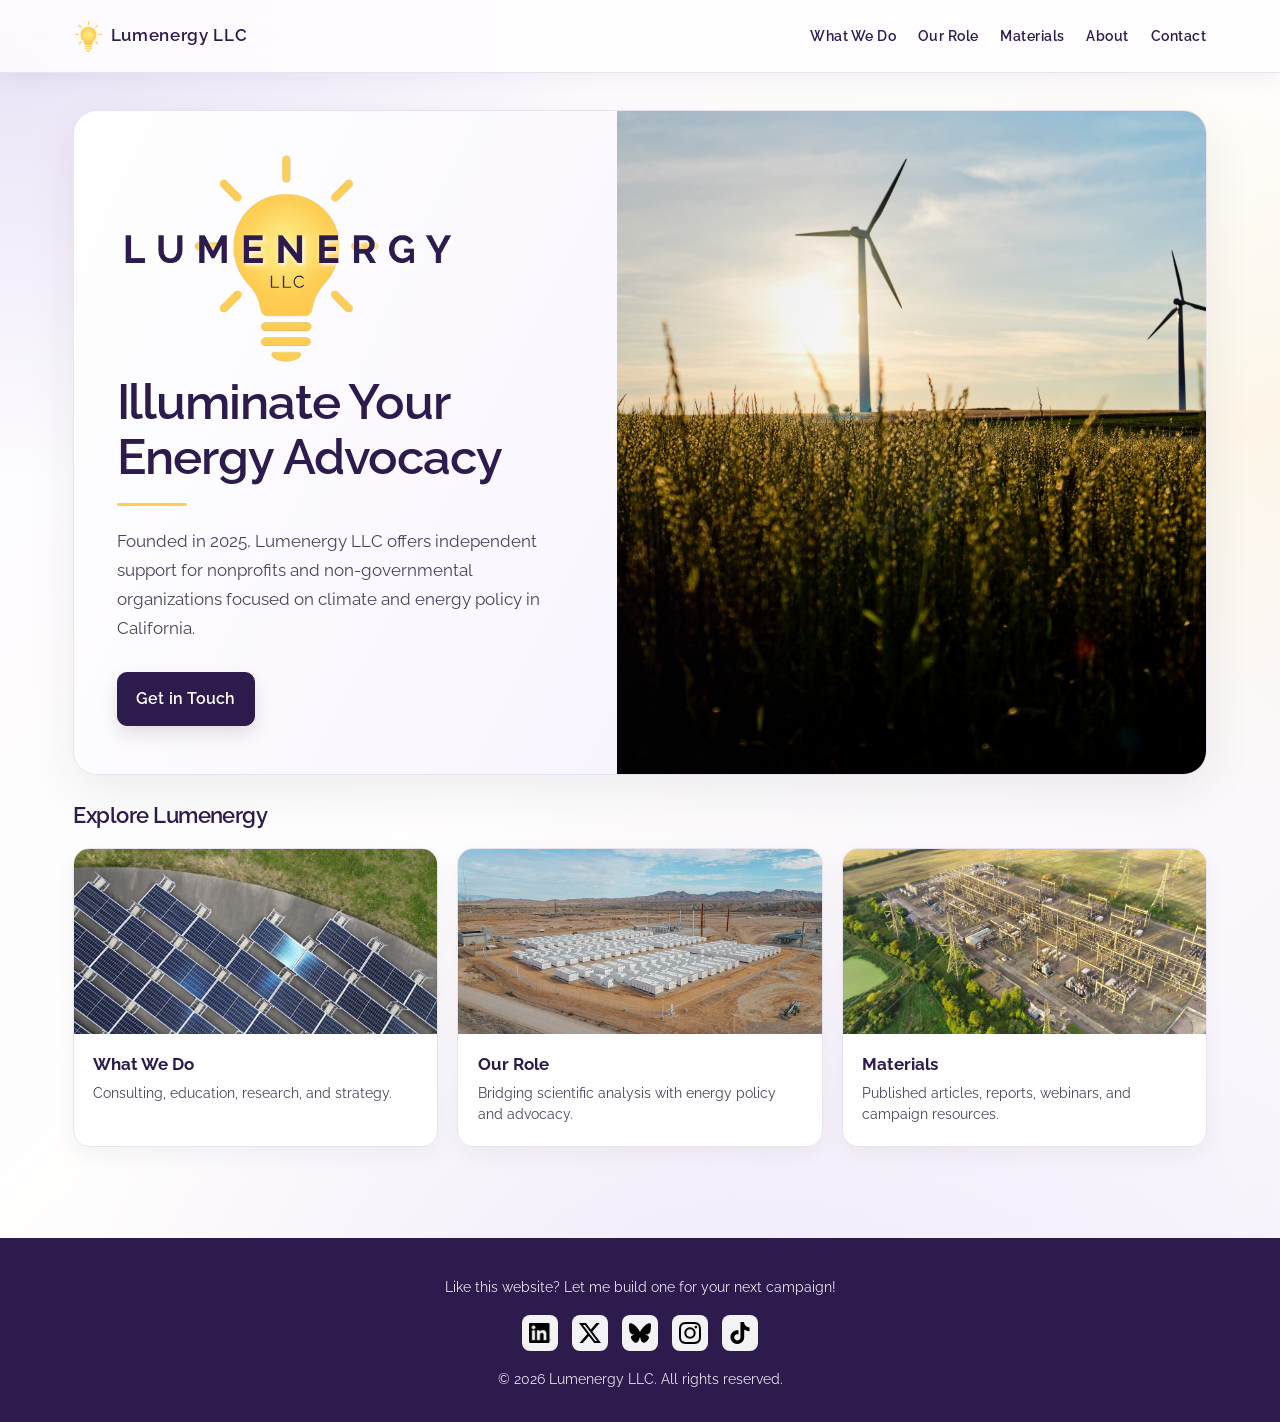
<file: index.html>
<!DOCTYPE html>
<html lang="en">
<head>
  <link rel="icon" type="image/png" href="./favicon.png">
  <meta charset="utf-8" />
  <meta name="viewport" content="width=device-width, initial-scale=1" />
  <title>Lumenergy LLC: Illuminate Your Energy Advocacy</title>
  <meta name="description" content="Lumenergy LLC: Illuminate Your Energy Advocacy." />
  <link rel="preconnect" href="https://fonts.googleapis.com">
  <link rel="preconnect" href="https://fonts.gstatic.com" crossorigin>
  <link href="https://fonts.googleapis.com/css2?family=Oswald:wght@400;600;700&family=Raleway:wght@200;300;400;600&display=swap" rel="stylesheet">

  <style>
    :root{
      --deep:#2D1B4E; --violet:#6D28D9; --lav:#C084FC; --gold:#FACC15;
      --pearl:#F9FAFB; --graphite:#111827; --glow:#FFFAD2;
    }
    * { box-sizing:border-box; }
    html, body {
      height: 100%;
      width: 100%;
      overflow-x: hidden;
    }
    body{
      margin:0; font-family:'Raleway',sans-serif; color:var(--pearl);
      background: linear-gradient(90deg, #0E1745 0%, #4523B2 45%, #8A2FFF 100%),
            radial-gradient(circle at top left, rgba(255,255,255,0.08), transparent 70%);
      background-attachment: fixed;
      background-size: cover;
      line-height:1.6;
    }
    img, svg, video, iframe {
      max-width: 100%;
      height: auto;
    }

    a{ color:var(--pearl); text-decoration:none; }
    .container{ max-width:1100px; margin:0 auto; padding:0 1.2rem; }

    /* Nav */
    .nav{
      position:sticky; top:0; z-index:50;
      backdrop-filter: blur(6px) saturate(140%);
      background: linear-gradient(180deg, rgba(45,27,78,0.6), rgba(45,27,78,0.3));
      border-bottom:1px solid rgba(250,252,255,0.08);
    }
    .nav-inner{ display:flex; align-items:center; gap:1rem; padding:0.8rem 0; }
    .brand{ font-family:'Raleway',sans-serif; font-weight:300; letter-spacing:1px; }
    .brand .star{ color:var(--gold); text-shadow:0 0 10px rgba(250,204,21,.8), 0 0 24px rgba(255,250,210,.6); }
    .nav a{
      font-family:'Raleway',sans-serif; font-weight:300; letter-spacing:.5px;
      color:var(--pearl); opacity:.9; transition:color .2s,text-shadow .25s,opacity .2s;
    }
    .nav a:hover, .nav a:focus-visible{
      color:var(--glow); opacity:1;
      text-shadow:0 0 10px rgba(255,250,210,.9), 0 0 30px rgba(255,250,210,.55), 0 0 60px rgba(255,250,210,.35);
      outline:none;
    }
    /* Auto glow target */
    .nav a[aria-current="page"]{
      color:var(--glow); opacity:1;
      text-shadow:0 0 10px rgba(255,250,210,.9), 0 0 30px rgba(255,250,210,.55), 0 0 60px rgba(255,250,210,.35);
    }
    .nav-links{ margin-left:auto; display:flex; align-items:center; flex-wrap:wrap; gap:.75rem; }

@media (max-width:900px){
  .nav-inner{ flex-wrap:wrap; gap:.5rem; }
  .brand{ flex:1 0 100%; text-align:center; }
  .nav-links{ width:100%; justify-content:center; margin-left:0; }
  .nav-links a{ margin-left:0; }
}

@media (max-width:640px){
  .nav-inner{ flex-wrap:wrap; gap:.25rem; }
  .brand{ flex:1 0 100%; text-align:center; }

  .nav-links{
    width:100%;
    justify-content:center;
    margin-left:0;
    column-gap: .2rem;
    row-gap: .2rem;
  }

  /* Center nav labels on mobile */
  .nav-links a{
    font-size:.9rem;
    letter-spacing:.3px;
    margin-left:0;
    padding:.25rem .4rem;
    display:inline-block;
    text-align:center;  
    white-space:normal; 
    line-height:1.25;
  }
}

    /* Hero */
    .hero{ padding:2rem 0 2rem; text-align:center; }
    .hero-logo{ display:block; margin:0 auto 0rem; max-width:680px; width:100%; height:auto; }
    .hero-title{ font-size:2rem; margin:.6rem 0 1rem; }
    .section-intro{ max-width:760px; margin:0 auto 2rem; opacity:.95; }
    .glow-text{
      color:var(--glow);
      text-shadow:0 0 6px rgba(255,250,210,.8), 0 0 15px rgba(255,250,210,.4), 0 0 25px rgba(255,250,210,.2);
    }
    .cta{
      display:inline-block; margin-top:1.5rem; padding:.9rem 1.2rem;
      border-radius:14px; font-weight:600; letter-spacing:.2px;
      background:linear-gradient(135deg, var(--gold), #ffe585); color:#3a2a00;
      box-shadow:0 5px 20px rgba(250,204,21,.35); transition:transform .15s, box-shadow .15s;
    }
    .cta:hover{ transform:translateY(-1px); box-shadow:0 10px 28px rgba(250,204,21,.45); }

    /* Footer */
    footer{ padding:2rem 0; opacity:.9; font-size:.9rem; border-top:1px solid rgba(255,255,255,.08); }
    .socials{ display:flex; gap:14px; justify-content:center; margin:12px 0 18px; }
    .social-link img{ width:28px; height:28px; display:block; opacity:.85; transition:transform .15s, opacity .15s; object-fit:contain; }
    .social-link:hover img, .social-link:focus img{ transform:translateY(-2px); opacity:1; }
  </style>
  <link rel="stylesheet" href="./assets/styles.css">
</head>
<body>

  <!-- Nav -->
  <nav class="nav" role="navigation" aria-label="Primary">
    <div class="container nav-inner">
      <a class="brand glow-text" href="./" title="Go to homepage">Lumenergy LLC</a>
      <div class="nav-links">
        <a href="./what-we-do/">What We Do</a>
        <a href="./our-role/">Our Role</a>
        <a href="./materials/">Materials</a>
        <a href="./about/">About</a>
        <a href="./contact/">Contact</a>
      </div>
    </div>
  </nav>

  <!-- Existing homepage content in a lighter split layout -->
  <header class="hero container">
    <div class="hero-layout">
      <div class="hero-copy">
        <img src="./lumenergylogo.png" alt="Lumenergy Logo" class="hero-logo">
        <h1 class="glow-text hero-title">Illuminate Your Energy Advocacy</h1>
        <p class="section-intro">
          Founded in 2025, Lumenergy LLC offers independent support for nonprofits and non-governmental organizations
          focused on climate and energy policy in California.
        </p>
        <a class="cta" href="./contact/">Get in Touch</a>
      </div>
      <div class="hero-visual">
        <img src="./assets/photos/pexels-robert-tippmann-128710766-10069484.jpg" loading="eager">
      </div>
    </div>
  </header>

  <main class="site-highlights container" aria-label="Explore Lumenergy">
    <h2>Explore Lumenergy</h2>
    <div class="highlight-grid">
      <a class="highlight-link" href="./what-we-do/">
        <img src="./assets/photos/utility-solar-farm.jpg" loading="lazy">
        <div class="highlight-body"><strong>What We Do</strong><span>Consulting, education, research, and strategy.</span></div>
      </a>
      <a class="highlight-link" href="./our-role/">
        <img src="./assets/photos/battery-storage-facility.jpg" loading="lazy">
        <div class="highlight-body"><strong>Our Role</strong><span>Bridging scientific analysis with energy policy and advocacy.</span></div>
      </a>
      <a class="highlight-link" href="./materials/">
        <img src="./assets/photos/grid-substation.jpg" loading="lazy">
        <div class="highlight-body"><strong>Materials</strong><span>Published articles, reports, webinars, and campaign resources.</span></div>
      </a>
    </div>
  </main>

  <footer class="container">
    
    <p class="footer-note" style="text-align:center;margin:0.5rem 0 0.75rem;color:black;">
      Like this website? Let me build one for your next campaign!
      </p>
    
    <nav class="socials" aria-label="Social media">
      <a class="social-link" href="https://www.linkedin.com/company/lumenergyllc/" target="_blank" rel="noopener noreferrer" aria-label="LinkedIn">
        <img src="./assets/icons/linkedin.png" alt="LinkedIn" width="28" height="28">
      </a>
      <a class="social-link" href="https://x.com/lumenergyllc" target="_blank" rel="noopener noreferrer" aria-label="X (formerly Twitter)">
        <img src="./assets/icons/x.svg" alt="X" width="28" height="28">
      </a>
      <a class="social-link" href="https://bsky.app/profile/lumenergyllc.bsky.social" target="_blank" rel="noopener noreferrer" aria-label="Bluesky">
        <img src="./assets/icons/bluesky.svg" alt="Bluesky" width="28" height="28">
      </a>
      <a class="social-link" href="https://instagram.com/lumenergyllc" target="_blank" rel="noopener noreferrer" aria-label="Instagram">
        <img src="./assets/icons/instagram.svg" alt="Instagram" width="28" height="28">
      </a>
      <a class="social-link" href="https://tiktok.com/@lumenergyllc" target="_blank" rel="noopener noreferrer" aria-label="TikTok">
        <img src="./assets/icons/tiktok.svg" alt="TikTok" width="28" height="28">
      </a>
    </nav>
    <div style="color:black;">&copy; <span id="year"></span> Lumenergy LLC. All rights reserved.</div>
  </footer>

  <script>
    document.getElementById('year').textContent = new Date().getFullYear();

    (function() {
      var current = location.pathname.replace(/\/index\.html$/,'').toLowerCase();
      document.querySelectorAll('.nav-links a[href]').forEach(function(a){
        try{
          var p = new URL(a.getAttribute('href'), location.origin)
                    .pathname.replace(/\/index\.html$/,'').toLowerCase();
          if (p === current) a.setAttribute('aria-current','page');
        }catch(e){}
      });
    })();
  </script>
</body>
</html>
</file>
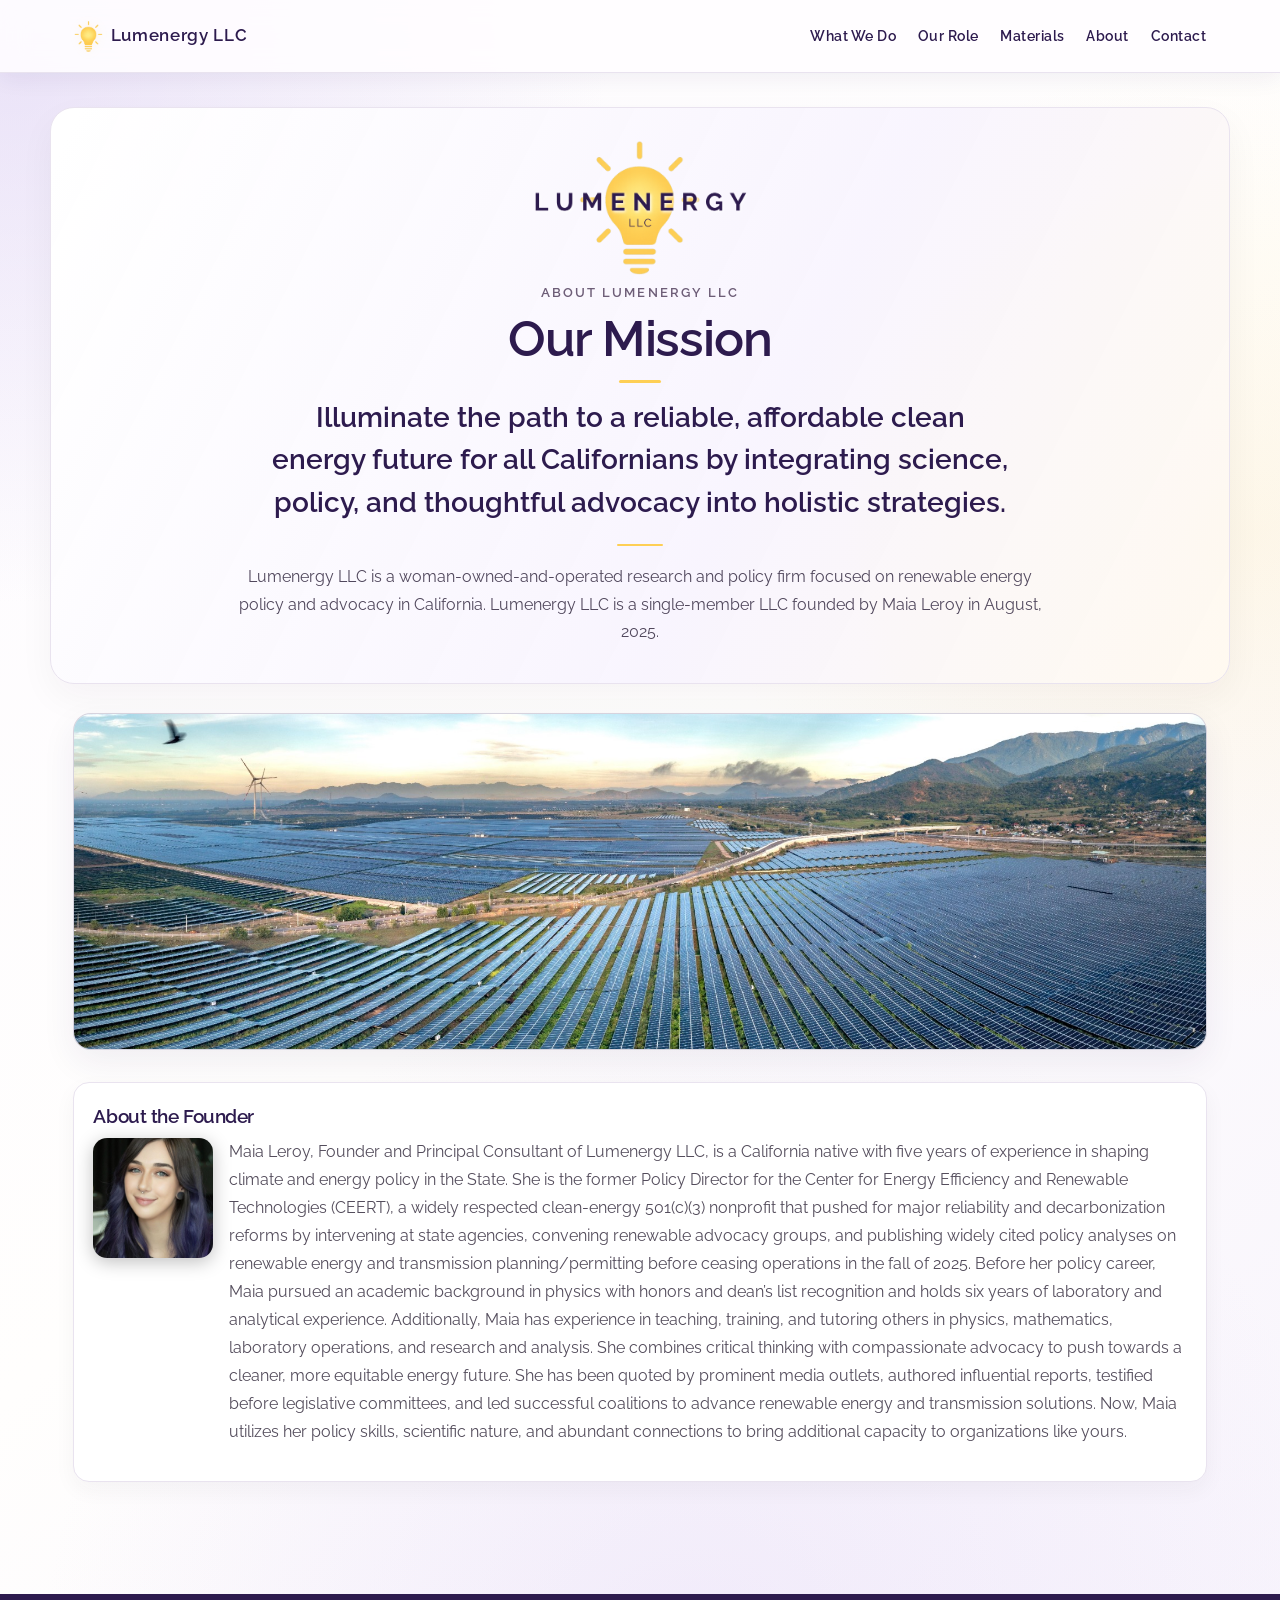
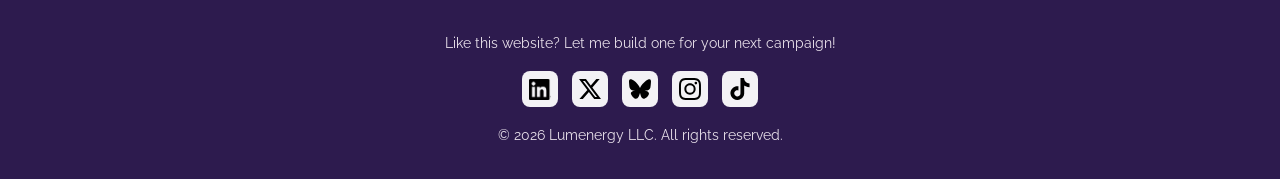
<file: about/index.html>
<!DOCTYPE html>
<html lang="en">
<head>
  <meta charset="utf-8" />
  <link rel="icon" type="image/png" href="../favicon.png">
  <meta name="viewport" content="width=device-width, initial-scale=1" />
  <title>About | Lumenergy LLC</title>
  <meta name="description" content="About Lumenergy LLC and founder Maia Leroy." />

  <!-- Fonts -->
  <link rel="preconnect" href="https://fonts.googleapis.com">
  <link rel="preconnect" href="https://fonts.gstatic.com" crossorigin>
  <link href="https://fonts.googleapis.com/css2?family=Raleway:wght@200;300;400;600&display=swap" rel="stylesheet">

  <style>
    :root{
      --deep:#2D1B4E;
      --violet:#6D28D9;
      --lav:#C084FC;
      --gold:#FACC15;
      --pearl:#F9FAFB;
      --graphite:#111827;
      --glow:#FFFAD2;
    }
    * { box-sizing: border-box; }
    html, body {
      height: 100%;
      width: 100%;
      overflow-x: hidden;
    }
    body {
      margin: 0;
      font-family: 'Raleway', sans-serif;
      color: var(--pearl);
      background: linear-gradient(90deg, #0E1745 0%, #4523B2 45%, #8A2FFF 100%),
            radial-gradient(circle at top left, rgba(255,255,255,0.08), transparent 70%);
      background-attachment: fixed;
      background-size: cover;
      line-height: 1.6;
    }
    a { color: var(--pearl); text-decoration: none; }
    img, svg, video, iframe { max-width: 100%; height: auto; }
    .container { max-width: 1100px; margin: 0 auto; padding: 0 1.2rem; }

    /* Nav */
    .nav{
      position: sticky; top: 0; z-index: 50;
      backdrop-filter: blur(6px) saturate(140%);
      background: linear-gradient(180deg, rgba(45,27,78,0.6), rgba(45,27,78,0.3));
      border-bottom: 1px solid rgba(250,252,255,0.08);
    }
    .nav-inner{ display:flex; align-items:center; gap:1rem; padding:0.8rem 0; }
    .brand { font-weight:300; letter-spacing:1px; }
    .brand .star{ color:var(--gold); text-shadow:0 0 10px rgba(250,204,21,0.8), 0 0 24px rgba(255,250,210,0.6); }
    .nav a{
      font-weight:300; letter-spacing:.5px;
      color:var(--pearl); opacity:.9; margin-left:0;
      transition: color .2s ease, text-shadow .25s ease, opacity .2s ease;
    }
    .nav a:hover, .nav a:focus-visible{
      color:var(--glow); opacity:1;
      text-shadow:0 0 10px rgba(255,250,210,0.9), 0 0 30px rgba(255,250,210,0.55), 0 0 60px rgba(255,250,210,0.35);
      outline:none;
    }
    .nav a[aria-current="page"]{
      color: var(--glow);
      opacity: 1;
      text-shadow:
        0 0 10px rgba(255,250,210,.9),
        0 0 30px rgba(255,250,210,.55),
        0 0 60px rgba(255,250,210,.35);
    }
    .nav-links{ margin-left:auto; display:flex; align-items:center; flex-wrap:wrap; gap:.75rem; }
    

@media (max-width:900px){
  .nav-inner{ flex-wrap:wrap; gap:.5rem; }
  .brand{ flex:1 0 100%; text-align:center; }
  .nav-links{
    width:100%;
    justify-content:center;
    margin-left:0;
  }
}

@media (max-width:640px){
  .nav-inner{ flex-wrap:wrap; gap:.25rem; }
  .brand{ flex:1 0 100%; text-align:center; }
  .nav-links{
    width:100%;
    justify-content:center;
    margin-left:0;
    column-gap: .2rem;
    row-gap: .2rem;
  }
  .nav-links a{
    font-size:.9rem;
    letter-spacing:.3px;
    margin-left:0;
    padding:.25rem .4rem;
    display:inline-block;
    text-align:center;
    white-space:normal;
    line-height:1.25;
  }
}

    header.page-header { padding: 1.5rem 0 1.5rem; text-align:center; }
    .glow-text{
      color: var(--glow);
      text-shadow: 0 0 6px rgba(255,250,210,0.8), 0 0 15px rgba(255,250,210,0.4), 0 0 25px rgba(255,250,210,0.2);
    }
.section-intro{ max-width:760px; margin:0 auto 2rem; opacity:.95; text-align: center;}

    .section-title{
      font-family:'Raleway', sans-serif;
      font-weight:600;
      text-align:left;
      margin:0 0 1.2rem;
    }
    .section-title.center{
      text-align: center;
      max-width: 900px;
      margin: 0 auto 1.2rem;
    }
    .section-subtitle{
      text-align: center;
      max-width: 900px;
      margin: 0.3rem auto 1.8rem;
      line-height: 1.65;
    }

    .grid { display: grid; gap: 1.2rem; margin-bottom: 2.5rem; }
    @media (min-width: 900px){ .grid.cols-2 { grid-template-columns: repeat(2, 1fr); } }

    .card{
      position: relative;
      background: rgba(17, 10, 32, .55);
      border: 1px solid rgba(192,132,252,.25);
      border-radius: 18px; padding: 1.2rem;
      transition: .25s ease;
      box-shadow: 0 0 0 rgba(250,204,21,0);
    }
    .card:hover{
      transform: translateY(-2px);
      border-color: rgba(250,204,21,.45);
      box-shadow:
        0 0 10px rgba(250,204,21,.35),
        0 0 30px rgba(250,204,21,.25),
        0 0 60px rgba(250,204,21,.15);
    }
    .card h3{ margin:.2rem 0 .6rem; }
    .muted {
      font-family: 'Raleway', sans-serif;
      font-weight: 400;
      color: #e8defa;
      opacity: .9;
    }
    .founder{ display: grid; grid-template-columns: 120px 1fr; gap: 16px; align-items: start; }
    .headshot{
      width: 120px; height: 120px; border-radius: 14px; object-fit: cover;
      border: 0px solid rgba(255,255,255,.1);
      box-shadow: 0 4px 18px rgba(0,0,0,.25);
      background: rgba(0,0,0,.15);
    }
    @media (max-width: 540px){
      .founder{ grid-template-columns: 1fr; }
      .headshot{ width: 100%; height: auto; }
    }

    footer{
      padding: 2rem 0;
      opacity: .9;
      font-size: .9rem;
      border-top: 1px solid rgba(255,255,255,.08);
    }
    .socials { display: flex; gap: 14px; justify-content: center; margin: 12px 0 18px; }
    .social-link img{
      width: 28px; height: 28px; display: block; opacity: .85;
      transition: transform .15s ease, opacity .15s ease; object-fit: contain;
    }
    .social-link:hover img, .social-link:focus img{ transform: translateY(-2px); opacity: 1; }
  </style>
  <link rel="stylesheet" href="../assets/styles.css">
  <!-- About-page layout refinements: scoped to this page only. -->
  <style>
    .about-hero.page-header {
      padding: 2rem clamp(1.3rem, 5vw, 4rem) 2.35rem !important;
      margin-bottom: 1.8rem;
    }
    .about-hero .about-kicker {
      margin: 0.4rem auto 0;
      color: #6d5d77;
      font-size: 0.79rem;
      font-weight: 600;
      letter-spacing: 0.16em;
      text-transform: uppercase;
    }
    .about-hero h1 {
      margin: 0.35rem 0 0.9rem !important;
    }
    .about-hero .about-mission {
      max-width: 900px;
      margin: 0.75rem auto 0;
      color: #2d1b4e;
      font-size: clamp(1.23rem, 2.3vw, 1.72rem);
      font-weight: 600;
      line-height: 1.55;
      text-wrap: balance;
    }
    .about-hero .about-divider {
      width: 46px;
      height: 2px;
      margin: 1.3rem auto 1.05rem;
      background: #fecf55;
      border-radius: 4px;
    }
    .about-hero .about-description {
      max-width: 820px;
      margin: 0 auto;
      font-size: clamp(0.87rem, 1.3vw, 0.98rem);
      font-weight: 400;
      line-height: 1.75;
      color: #51485d;
    }
    .about-feature-photo {
      margin: 0 0 2rem;
      overflow: hidden;
      border-radius: 18px;
      border: 1px solid rgba(45, 27, 78, 0.12);
      background: #eeedf2;
      box-shadow: 0 12px 34px rgba(45, 27, 78, 0.07);
    }
    .about-feature-photo img {
      display: block;
      width: 100%;
      height: clamp(205px, 28vw, 335px);
      object-fit: cover;
      object-position: center 52%;
    }
    /* Align the headshot with the first line of the biography. */
    .about-founder-section .founder > p {
      margin-top: 0;
    }
    .about-founder-section .founder .headshot {
      margin-top: 0;
    }
    @media (max-width: 600px) {
      .about-hero.page-header { padding: 1.55rem 1.1rem 1.75rem !important; }
      .about-hero .about-mission { font-size: 1.18rem; }
      .about-feature-photo { border-radius: 14px; margin-bottom: 1.55rem; }
      .about-feature-photo img { height: 215px; }
    }
  </style>

</head>
<body>

<nav class="nav" role="navigation" aria-label="Primary">
  <div class="container nav-inner">
    <a class="brand glow-text" href="../" title="Go to homepage">Lumenergy LLC</a>
    <div class="nav-links">
      <a href="../what-we-do/">What We Do</a>
      <a href="../our-role/">Our Role</a>
      <a href="../materials/">Materials</a>
      <a href="../about/">About</a>
      <a href="../contact">Contact</a>
    </div>
  </div>
</nav>

<header class="page-header container about-hero">
  <img src="../lumenergylogo.png" alt="Lumenergy Logo" style="display:block;margin:0 auto 1rem;max-width:220px;width:100%;height:auto;">
  <p class="about-kicker">About Lumenergy LLC</p>
  <h1 class="glow-text">Our Mission</h1>
  <p class="about-mission">
    Illuminate the path to a reliable, affordable clean energy future for all Californians by integrating science, policy, and thoughtful advocacy into holistic strategies.
  </p>
  <div class="about-divider" aria-hidden="true"></div>
  <p class="about-description">
    Lumenergy LLC is a woman-owned-and-operated research and policy firm focused on renewable energy policy and advocacy in California. Lumenergy LLC is a single-member LLC founded by Maia Leroy in August, 2025.
  </p>
</header>

<main class="container">
  <figure class="about-feature-photo">
    <img src="../assets/photos/solar-farm-aerial.jpg" alt="Aerial view of a large solar farm with mountains and wind turbines in the distance" loading="lazy" decoding="async">
  </figure>

  <section class="grid about-founder-section" aria-label="Founder">
    <article class="card">
      <h3>About the Founder</h3>
      <div class="founder">
        <img src="../headshot.png" alt="Portrait of Maia Leroy" class="headshot">
        <p class="muted">
          Maia Leroy, Founder and Principal Consultant of Lumenergy LLC, is a California native with five years of experience in shaping climate and energy policy in the State.  She is the former Policy Director for the Center for Energy Efficiency and Renewable Technologies (CEERT), a widely respected clean-energy 501(c)(3) nonprofit that pushed for major reliability and decarbonization reforms by intervening at state agencies, convening renewable advocacy groups, and publishing widely cited policy analyses on renewable energy and transmission planning/permitting before ceasing operations in the fall of 2025.  Before her policy career, Maia pursued an academic background in physics with honors and dean’s list recognition and holds six years of laboratory and analytical experience.  Additionally, Maia has experience in teaching, training, and tutoring others in physics, mathematics, laboratory operations, and research and analysis.  She combines critical thinking with compassionate advocacy to push towards a cleaner, more equitable energy future.  She has been quoted by prominent media outlets, authored influential reports, testified before legislative committees, and led successful coalitions to advance renewable energy and transmission solutions.  Now, Maia utilizes her policy skills, scientific nature, and abundant connections to bring additional capacity to organizations like yours.
        </p>
      </div>
    </article>
  </section>
</main>

<footer class="container">
  <p class="footer-note" style="text-align:center;margin:0.5rem 0 0.75rem;color:black;">
    Like this website? Let me build one for your next campaign!
  </p>
  <nav class="socials" aria-label="Social media">
    <a class="social-link" href="https://www.linkedin.com/company/lumenergyllc/" target="_blank" rel="noopener noreferrer" aria-label="LinkedIn">
      <img src="../assets/icons/linkedin.png" alt="LinkedIn">
    </a>
    <a class="social-link" href="https://x.com/lumenergyllc" target="_blank" rel="noopener noreferrer" aria-label="X (formerly Twitter)">
      <img src="../assets/icons/x.svg" alt="X">
    </a>
    <a class="social-link" href="https://bsky.app/profile/lumenergyllc.bsky.social" target="_blank" rel="noopener noreferrer" aria-label="Bluesky">
      <img src="../assets/icons/bluesky.svg" alt="Bluesky">
    </a>
    <a class="social-link" href="https://instagram.com/lumenergyllc" target="_blank" rel="noopener noreferrer" aria-label="Instagram">
      <img src="../assets/icons/instagram.svg" alt="Instagram">
    </a>
    <a class="social-link" href="https://tiktok.com/@lumenergyllc" target="_blank" rel="noopener noreferrer" aria-label="TikTok">
      <img src="../assets/icons/tiktok.svg" alt="TikTok">
    </a>
  </nav>
  <div style="color:black;">&copy; <span id="year"></span> Lumenergy LLC. All rights reserved.</div>
</footer>

<script>
  document.getElementById('year').textContent = new Date().getFullYear();
  (function () {
    function norm(p){ return p.replace(/\/index\.html$/,'').replace(/\/+$/,'/'); }
    var current = norm(location.pathname);
    document.querySelectorAll('.nav-links a[href]').forEach(function(a){
      try {
        var p = norm(new URL(a.getAttribute('href'), location.origin).pathname);
        if (p === current) a.setAttribute('aria-current','page');
      } catch(e) {}
    });
  })();
</script>
</body>
</html>
</file>
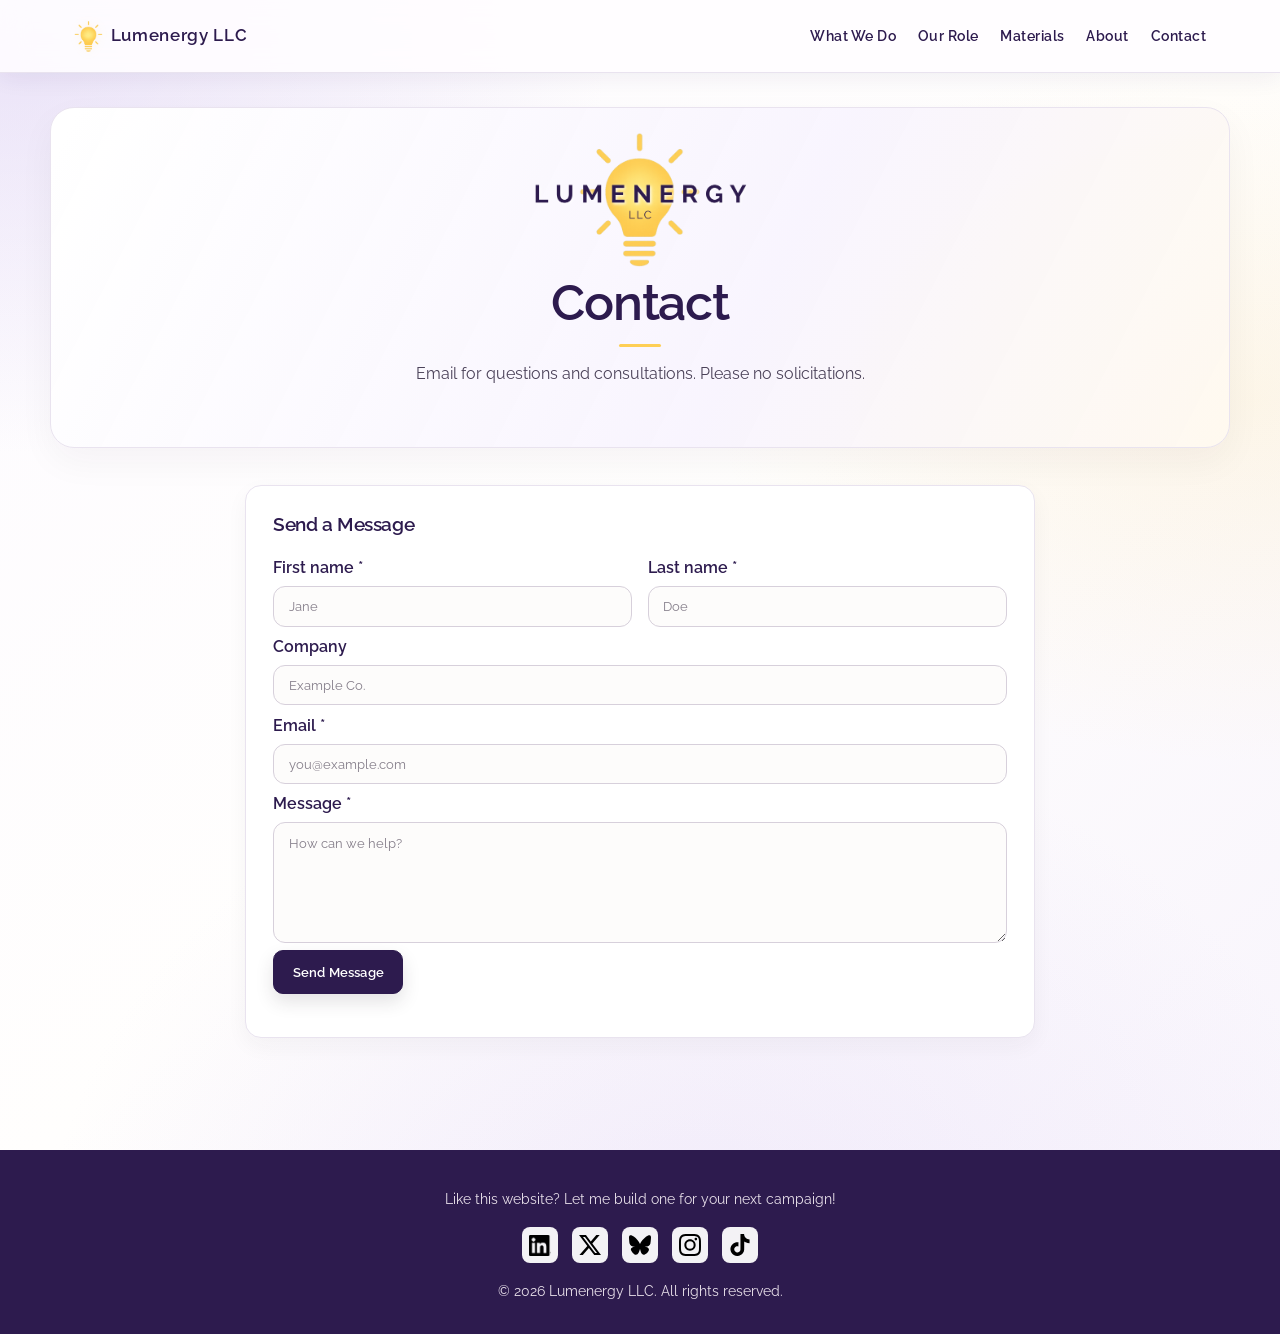
<file: contact/index.html>
<!DOCTYPE html>
<html lang="en">
<head>
  <meta charset="utf-8" />
  <link rel="icon" type="image/png" href="../favicon.png">
  <meta name="viewport" content="width=device-width, initial-scale=1" />
  <title>Contact | Lumenergy LLC</title>
  <meta name="description" content="For questions, comments, and consultations. Please no solicitations." />

  <!-- Fonts -->
  <link rel="preconnect" href="https://fonts.googleapis.com">
  <link rel="preconnect" href="https://fonts.gstatic.com" crossorigin>
  <link href="https://fonts.googleapis.com/css2?family=Raleway:wght@200;300;400;600&display=swap" rel="stylesheet">

  <style>
    :root{
      --deep:#2D1B4E; --violet:#6D28D9; --lav:#C084FC; --gold:#FACC15;
      --pearl:#F9FAFB; --graphite:#111827; --glow:#FFFAD2;
    }
    * { box-sizing: border-box; }
    html, body {
      height: 100%;
      width: 100%;
      overflow-x: hidden;
    }
    body{
      margin:0; font-family:'Raleway',sans-serif; color:var(--pearl);
      background: linear-gradient(90deg, #0E1745 0%, #4523B2 45%, #8A2FFF 100%),
            radial-gradient(circle at top left, rgba(255,255,255,0.08), transparent 70%);
      background-attachment: fixed;
      background-size: cover;
      line-height:1.6;
    }
    a{ color:var(--pearl); text-decoration:none; }
    img, svg, video, iframe { max-width: 100%; height: auto; }
    .container{ max-width:1100px; margin:0 auto; padding:0 1.2rem; }

    /* Nav */
    .nav{
      position:sticky; top:0; z-index:50;
      backdrop-filter: blur(6px) saturate(140%);
      background: linear-gradient(180deg, rgba(45,27,78,0.6), rgba(45,27,78,0.3));
      border-bottom:1px solid rgba(250,252,255,0.08);
    }
    .nav-inner{ display:flex; align-items:center; gap:1rem; padding:0.8rem 0; }
    .brand{ font-weight:300; letter-spacing:1px; }
    .nav a{
      font-weight:300; letter-spacing:.5px; opacity:.9; margin-left:0;
      transition: color .2s ease, text-shadow .25s ease, opacity .2s ease;
    }
    .nav a:hover,.nav a:focus-visible{
      color:var(--glow); opacity:1;
      text-shadow:0 0 10px rgba(255,250,210,0.9), 0 0 30px rgba(255,250,210,0.55), 0 0 60px rgba(255,250,210,0.35);
      outline:none;
    }
    /* Auto-glow current page */
    .nav a[aria-current="page"]{
      color: var(--glow);
      opacity: 1;
      text-shadow:
        0 0 10px rgba(255,250,210,.9),
        0 0 30px rgba(255,250,210,.55),
        0 0 60px rgba(255,250,210,.35);
    }
    .nav-links{ margin-left:auto; display:flex; align-items:center; flex-wrap: wrap; gap: .75rem; }
 

@media (max-width:900px){
  .nav-inner{ flex-wrap:wrap; gap:.5rem; }
  .brand{ flex:1 0 100%; text-align:center; }
  .nav-links{
    width:100%;
    justify-content:center;
    margin-left:0;
  }
}

@media (max-width:640px){
  .nav-inner{ flex-wrap:wrap; gap:.25rem; }
  .brand{ flex:1 0 100%; text-align:center; }

  .nav-links{
    width:100%;
    justify-content:center;
    margin-left:0;
    column-gap: .2rem;
    row-gap: .2rem;
  }

  /* Center nav on mobile */
  .nav-links a{
    font-size:.9rem;
    letter-spacing:.3px;
    margin-left:0;
    padding:.25rem .4rem;
    display:inline-block;
    text-align:center;  
    white-space:normal; 
    line-height:1.25; 
  }
}

    /* Header */
    header.page-header { padding: 1.5rem 0 1.5rem; text-align:center; }
    .glow-text{
      color:var(--glow);
      text-shadow:0 0 6px rgba(255,250,210,0.8), 0 0 15px rgba(255,250,210,0.4), 0 0 25px rgba(255,250,210,0.2);
    }
    .section-intro{ max-width:760px; margin:0 auto 2rem; opacity:.95; }

    /* Grid + Cards */
    .grid{ display:grid; gap:1.2rem; margin-bottom:2.5rem; }
    .card{
      position:relative;
      background: rgba(17, 10, 32, .55);
      border:1px solid rgba(192,132,252,.25);
      border-radius:18px; padding:1.2rem;
      transition:.25s ease;
      box-shadow: 0 0 0 rgba(250,204,21,0);
    }
    .card:hover{
      transform:translateY(-2px);
      border-color: rgba(250,204,21,.45);
      box-shadow:
        0 0 10px rgba(250,204,21,.35),
        0 0 30px rgba(250,204,21,.25),
        0 0 60px rgba(250,204,21,.15);
    }

/* Contact form styles */
   
    .form-field input,
    .form-field textarea{
    font-family: 'Raleway', sans-serif;
    }

.form-field input::placeholder,
.form-field textarea::placeholder{
  font-family: 'Raleway', sans-serif;
  color:#c9b7ea;
  opacity:.65;
}

    .form-card { max-width: 700px; margin: 0 auto; }
    .form-grid { display: grid; gap: 1rem; }
    @media (min-width: 600px){ .form-grid.two { grid-template-columns: 1fr 1fr; } }

    .form-field label{
      display:block;
      margin:.45rem 0 .35rem;
      font-weight:600;
    }

.form-grid.two .form-field:nth-child(-n+2) label{
  margin-top:0;
}

    .form-field input,
    .form-field textarea{
      width:100%;
      background: rgba(255,255,255,.06);
      border:1px solid rgba(192,132,252,.25);
      border-radius:12px;
      padding:.7rem .9rem;
      color: var(--pearl);
    }
    .form-field input::placeholder,
    .form-field textarea::placeholder{ color:#c9b7ea; opacity:.65; }

    .form-field input:focus,
    .form-field textarea:focus{
      outline:none;
      border-color: rgba(250,204,21,.45);
      box-shadow:
        0 0 10px rgba(250,204,21,.35),
        0 0 30px rgba(250,204,21,.25),
        0 0 60px rgba(250,204,21,.15);
    }

    .button-glow{
      appearance: none;
      background: transparent;
      color: var(--glow);
      border:1px solid rgba(192,132,252,.35);
      border-radius:14px;
      padding:.85rem 1.25rem;
      font-family: 'Raleway', sans-serif;
      font-weight:600;
      letter-spacing:.2px;
      cursor:pointer;
      transition:.25s ease;
    }

    .button-glow:hover{
      border-color: rgba(250,204,21,.6);
      box-shadow:
        0 0 10px rgba(250,204,21,.35),
        0 0 30px rgba(250,204,21,.25),
        0 0 60px rgba(250,204,21,.15);
      transform: translateY(-1px);
    }
    #form-status{ margin-top:.75rem; }

    /* Footer */
    footer{ padding:2rem 0; opacity:.9; font-size:.9rem; border-top:1px solid rgba(255,255,255,.08); }
    .socials{ display:flex; gap:14px; justify-content:center; margin:12px 0 18px; }
    .social-link img{ width:28px; height:28px; display:block; opacity:.85; transition:transform .15s ease, opacity .15s ease; object-fit:contain; }
    .social-link:hover img,.social-link:focus img{ transform:translateY(-2px); opacity:1; }
  </style>
  <link rel="stylesheet" href="../assets/styles.css">
</head>
<body>

<!-- Nav -->
<nav class="nav" role="navigation" aria-label="Primary">
  <div class="container nav-inner">
    <a class="brand glow-text" href="../" title="Go to homepage">Lumenergy LLC</a>
    <div class="nav-links">
      <a href="../what-we-do/">What We Do</a>
      <a href="../our-role/">Our Role</a>
      <a href="../materials/">Materials</a>
      <a href="../about/">About</a>
      <a href="../contact/">Contact</a>
    </div>
  </div>
</nav>

<header class="page-header container">
  <img src="../lumenergylogo.png" alt="Lumenergy Logo" style="display:block;margin:0 auto 1rem;max-width:220px;width:100%;height:auto;">
  <h1 class="glow-text" style="margin:.6rem 0 0.4rem;">Contact</h1>
  <p class="section-intro">Email for questions and consultations. Please no solicitations.</p>
</header>

<main class="container">
  <section class="grid" aria-label="Contact form">
    <form id="contact-form"
          class="card form-card"
          action="https://formspree.io/f/xnnzelyj"
          method="POST">
      <h3 style="margin-top:0">Send a Message</h3>

      <div class="form-grid two">
        <div class="form-field">
          <label for="first">First name *</label>
          <input id="first" name="first_name" type="text" required placeholder="Jane" autocomplete="given-name">
        </div>
        <div class="form-field">
          <label for="last">Last name *</label>
          <input id="last" name="last_name" type="text" required placeholder="Doe" autocomplete="family-name">
        </div>
      </div>

      <div class="form-field">
        <label for="company">Company</label>
        <input id="company" name="company" type="text" placeholder="Example Co." autocomplete="organization">
      </div>

      <div class="form-field">
        <label for="email">Email *</label>
        <input id="email" name="email" type="email" required
         placeholder="you@example.com" autocomplete="email" inputmode="email">
      </div>

      
      <div class="form-field">
        <label for="message">Message *</label>
        <textarea id="message" name="message" rows="6" required placeholder="How can we help?"></textarea>
      </div>

      <!-- Honeypot for spam -->
      <input type="text" name="_gotcha" style="display:none">

   
      <input type="hidden" name="_subject" value="New message from website contact form">

      <button type="submit" class="button-glow">Send Message</button>
      <p id="form-status" class="muted" role="status" aria-live="polite"></p>
    </form>
  </section>
</main>

<footer class="container">
  <p class="footer-note" style="text-align:center;margin:0.5rem 0 0.75rem;color:black;">Like this website? Let me build one for your next campaign!</p>
  
  <nav class="socials" aria-label="Social media">
    <a class="social-link" href="https://www.linkedin.com/company/lumenergyllc/" target="_blank" rel="noopener noreferrer" aria-label="LinkedIn">
      <img src="../assets/icons/linkedin.png" alt="LinkedIn" width="28" height="28">
    </a>
    <a class="social-link" href="https://x.com/lumenergyllc" target="_blank" rel="noopener noreferrer" aria-label="X (formerly Twitter)">
      <img src="../assets/icons/x.svg" alt="X" width="28" height="28">
    </a>
    <a class="social-link" href="https://bsky.app/profile/lumenergyllc.bsky.social" target="_blank" rel="noopener noreferrer" aria-label="Bluesky">
      <img src="../assets/icons/bluesky.svg" alt="Bluesky" width="28" height="28">
    </a>
    <a class="social-link" href="https://instagram.com/lumenergyllc" target="_blank" rel="noopener noreferrer" aria-label="Instagram">
      <img src="../assets/icons/instagram.svg" alt="Instagram" width="28" height="28">
    </a>
    <a class="social-link" href="https://tiktok.com/@lumenergyllc" target="_blank" rel="noopener noreferrer" aria-label="TikTok">
      <img src="../assets/icons/tiktok.svg" alt="TikTok" width="28" height="28">
    </a>
  </nav>
  <div style="color:black;">&copy; <span id="year"></span> Lumenergy LLC. All rights reserved.</div>
</footer>

<script>document.getElementById('year').textContent = new Date().getFullYear();</script>

<!-- auto glow script -->
<script>
(function(){
  var current = location.pathname.replace(/\/index\.html$/,'').toLowerCase();
  document.querySelectorAll('.nav-links a[href]').forEach(function(a){
    try{
      var p = new URL(a.getAttribute('href'), location.origin)
                .pathname.replace(/\/index\.html$/,'').toLowerCase();
      if (p === current) a.setAttribute('aria-current','page');
    }catch(e){}
  });
})();
</script>

<!-- AJAX submit to Formspree -->
<script>
(function(){
  var form = document.getElementById('contact-form');
  var status = document.getElementById('form-status');
  if (!form) return;

  form.addEventListener('submit', async function(e){
    e.preventDefault();
    status.textContent = 'Sending...';
    try{
      var data = new FormData(form);
      var res = await fetch(form.action, {
        method: 'POST',
        body: data,
        headers: { 'Accept': 'application/json' }
      });
      if (res.ok){
        form.reset();
        status.textContent = 'Thanks! Your message has been sent.';
      } else {
        var j = await res.json().catch(function(){ return {}; });
        status.textContent = (j && j.errors)
          ? j.errors.map(function(err){ return err.message; }).join(', ')
          : 'There was a problem sending your message. Please try again.';
      }
    }catch(err){
      status.textContent = 'Network error. Please try again, or email us directly at lumenergyllc@outlook.com.';
    }
  });
})();
</script>

</body>
</html>
</file>
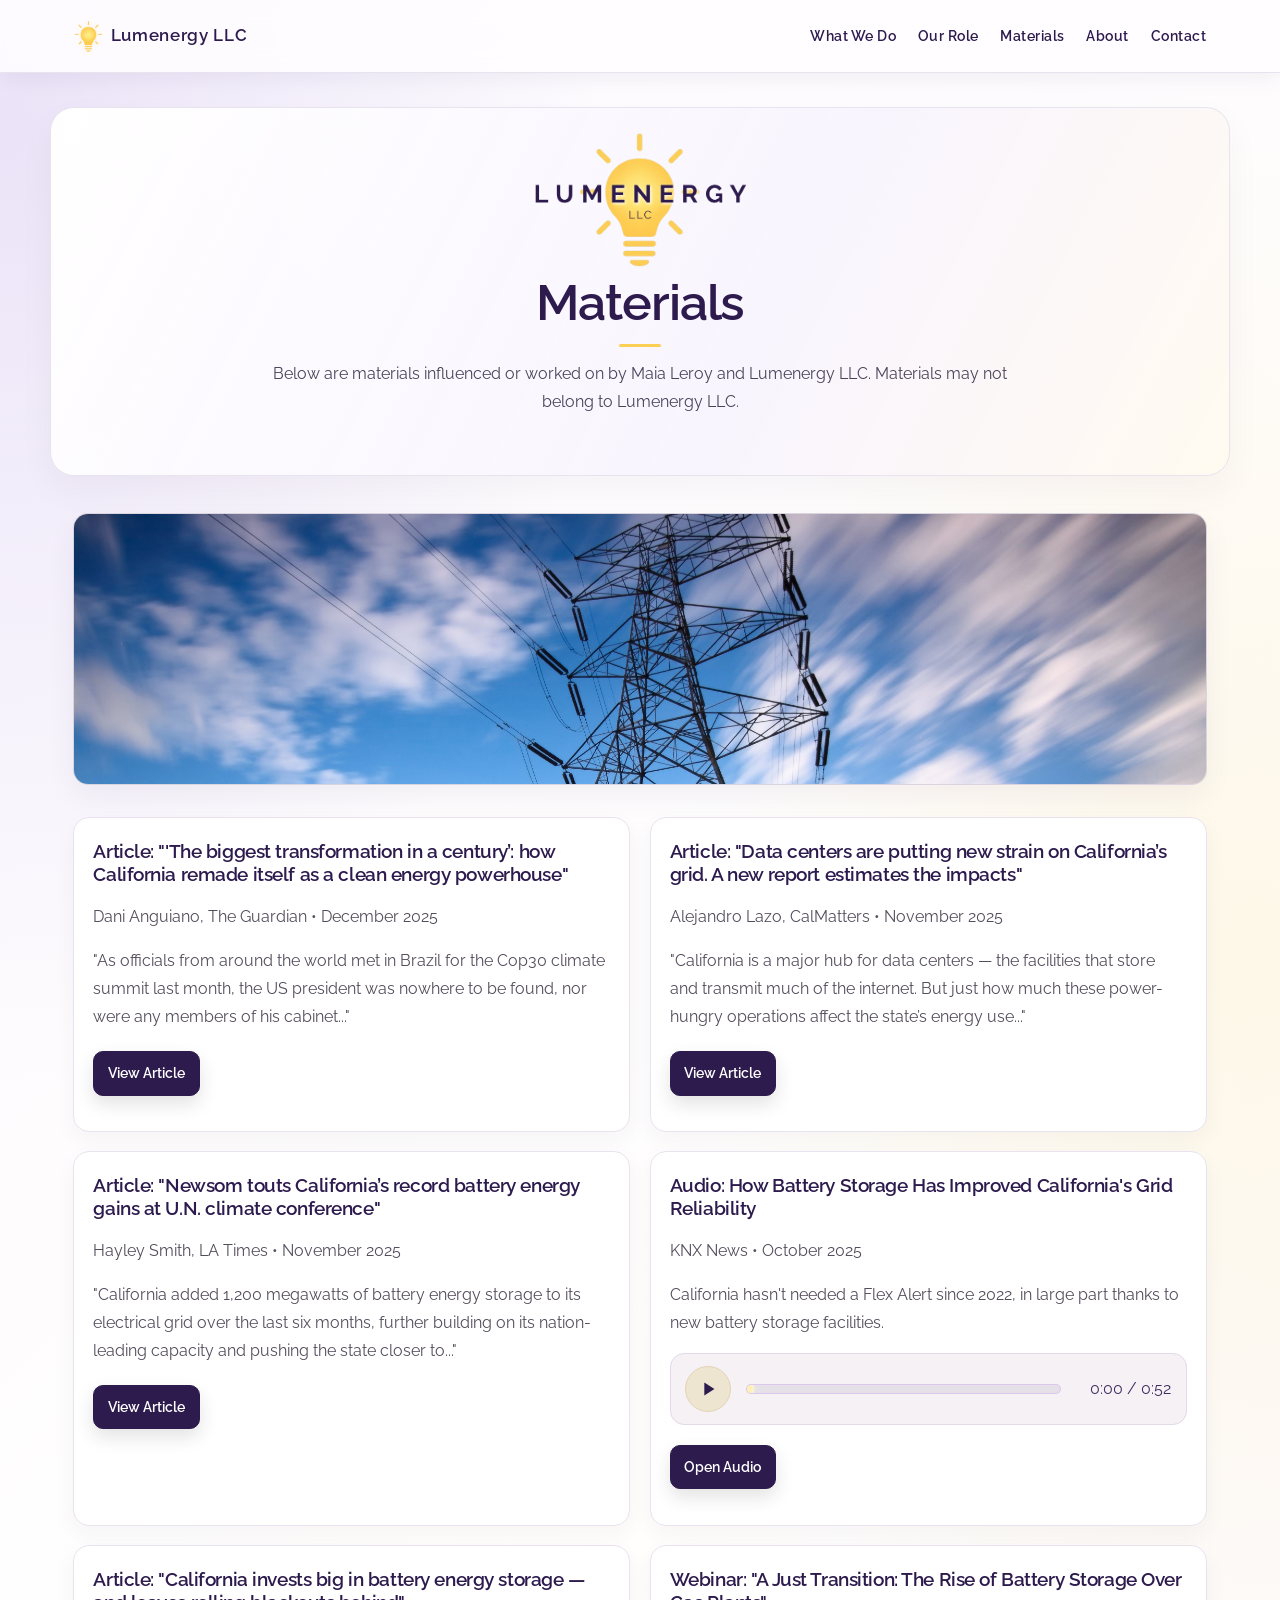
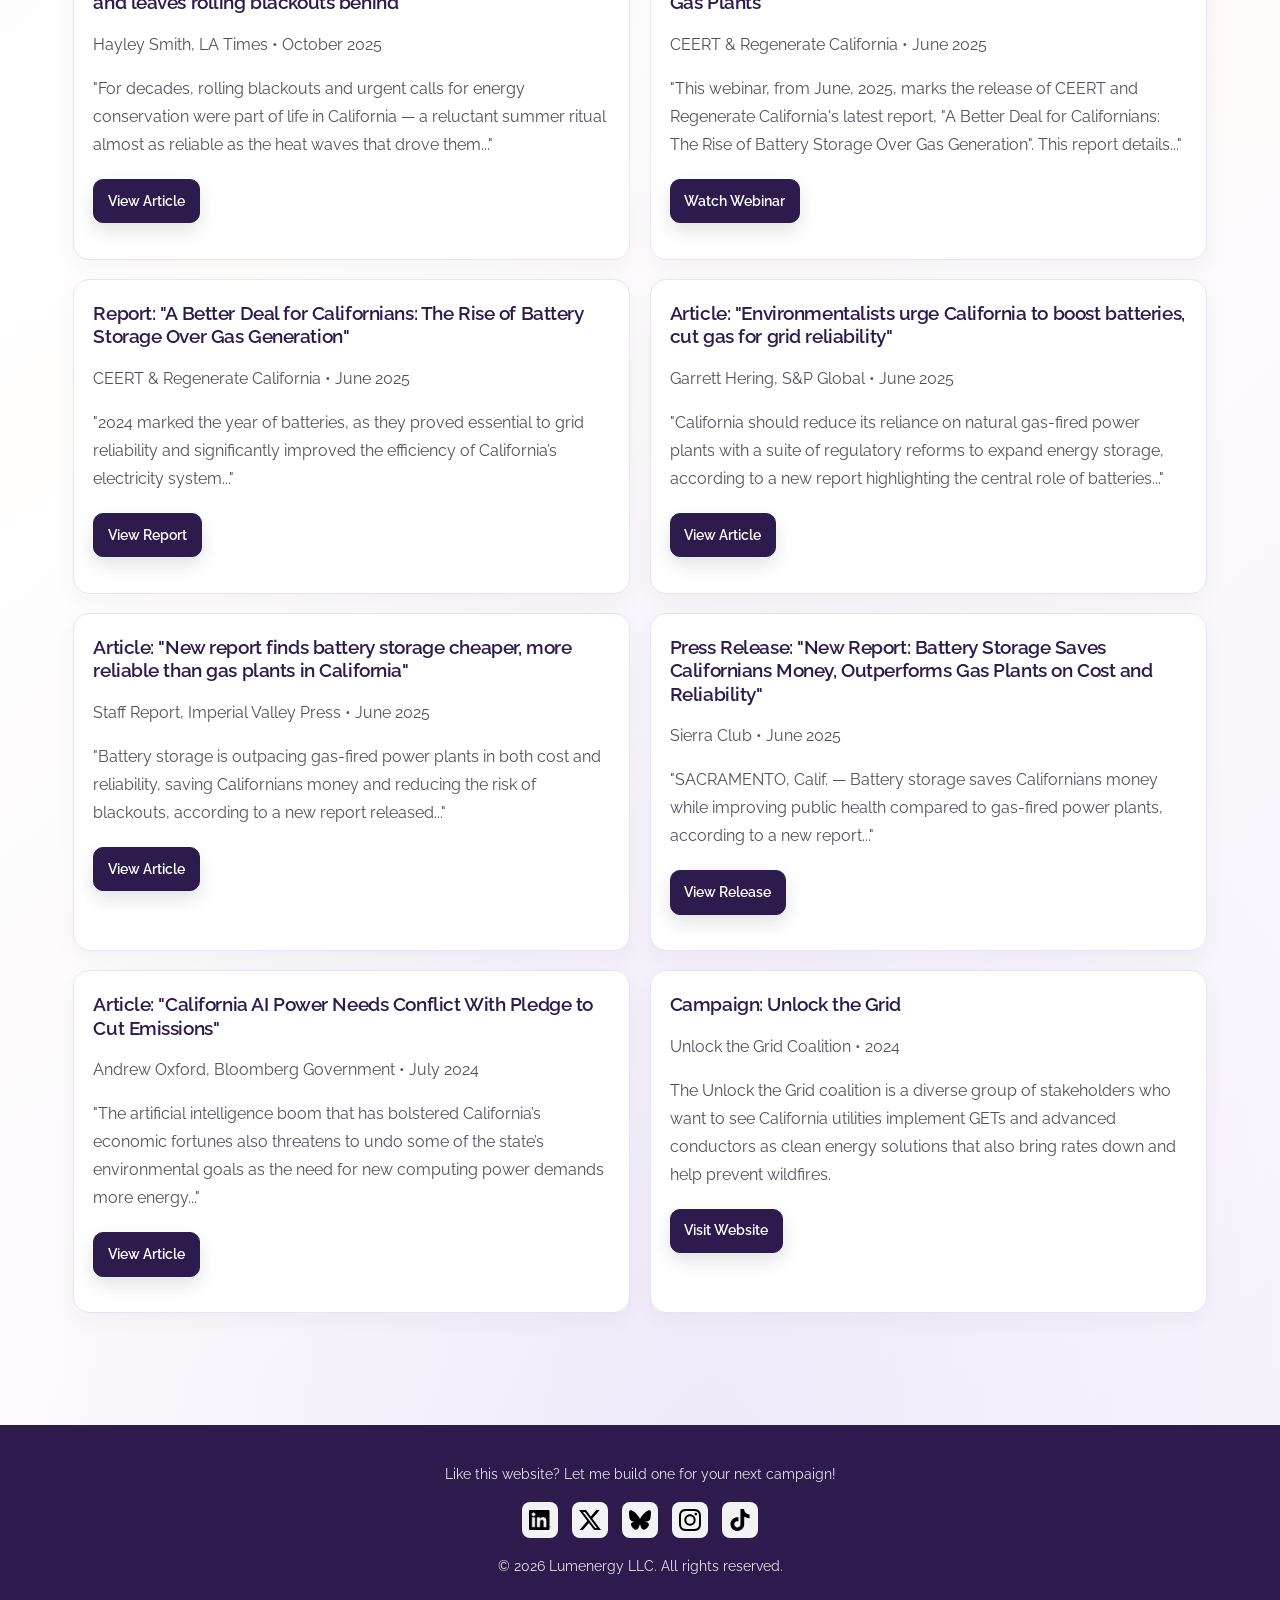
<file: materials/index.html>
<!DOCTYPE html>
<html lang="en">
<head>
  <link rel="icon" type="image/png" href="../favicon.png">
  <meta charset="utf-8" />
  <meta name="viewport" content="width=device-width, initial-scale=1" />
  <title>Materials | Lumenergy LLC</title>
  <meta name="description" content="Materials produced and/or influenced by Lumenergy LLC." />
  <link rel="preconnect" href="https://fonts.googleapis.com">
  <link rel="preconnect" href="https://fonts.gstatic.com" crossorigin>
  <link href="https://fonts.googleapis.com/css2?family=Oswald:wght@400;600;700&family=Raleway:wght@200;300;400;600&display=swap" rel="stylesheet">

  <style>
    :root{
      --deep:#2D1B4E;
      --violet:#6D28D9;
      --lav:#C084FC;
      --gold:#FACC15;
      --pearl:#F9FAFB;
      --graphite:#111827;
      --glow:#FFFAD2;
    }
    * { box-sizing:border-box; }
    html, body { height:100%; width:100%; overflow-x:hidden; }
    body {
      margin: 0;
      font-family: 'Raleway', sans-serif;
      color: var(--pearl);
      background: linear-gradient(90deg, #0E1745 0%, #4523B2 45%, #8A2FFF 100%),
            radial-gradient(circle at top left, rgba(255,255,255,0.08), transparent 70%);
      background-attachment: fixed;
      background-size: cover;
      line-height: 1.6;
    }
    a{ color:var(--pearl); text-decoration:none; }


    img, svg, video, iframe { max-width: 100%; height: auto; }
    .container{ max-width:1100px; margin:0 auto; padding:0 1.2rem; }

    /* Nav */
    .nav{
      position:sticky; top:0; z-index:50;
      backdrop-filter: blur(6px) saturate(140%);
      background: linear-gradient(180deg, rgba(45,27,78,0.6), rgba(45,27,78,0.3));
      border-bottom:1px solid rgba(250,252,255,0.08);
    }
    .nav-inner{ display:flex; align-items:center; gap:1rem; padding:0.8rem 0; }
    .brand { font-family:'Raleway',sans-serif; font-weight:300; letter-spacing:1px; }
    .brand .star{ color:var(--gold); text-shadow:0 0 10px rgba(250,204,21,0.8), 0 0 24px rgba(255,250,210,0.6);}
    .nav a{
      font-family:'Raleway',sans-serif; font-weight:300; letter-spacing:.5px;
      color:var(--pearl); opacity:.9; margin-left:0; text-decoration:none;
      transition: color .2s ease, text-shadow .25s ease, opacity .2s ease;
    }
    .nav a:hover,.nav a:focus-visible{
      color:var(--glow); opacity:1;
      text-shadow:0 0 10px rgba(255,250,210,0.9), 0 0 30px rgba(255,250,210,0.55), 0 0 60px rgba(255,250,210,0.35);
      outline:none;
    }
.nav a[aria-current="page"]{
  color: var(--glow);
  opacity: 1;
  text-shadow:
    0 0 10px rgba(255,250,210,.9),
    0 0 30px rgba(255,250,210,.55),
    0 0 60px rgba(255,250,210,.35);
}
    
    .nav-links{ margin-left:auto; display:flex; align-items:center; flex-wrap:wrap; gap:.75rem; }


@media (max-width:900px){
  .nav-inner{ flex-wrap:wrap; gap:.5rem; }
  .brand{ flex:1 0 100%; text-align:center; }
  .nav-links{
    width:100%;
    justify-content:center;
    margin-left:0;
  }
}

@media (max-width:640px){
  .nav-inner{ flex-wrap:wrap; gap:.25rem; }
  .brand{ flex:1 0 100%; text-align:center; }

  .nav-links{
    width:100%;
    justify-content:center;
    margin-left:0;
    column-gap: .2rem;
    row-gap: .2rem;
  }

  /* center nav on mobile */
  .nav-links a{
    font-size:.9rem;
    letter-spacing:.3px;
    margin-left:0;
    padding:.25rem .4rem;
    display:inline-block;
    text-align:center;   
    white-space:normal;
    line-height:1.25; 
  }
}

    
 /* Page header */
    header.page-header { padding: 1.5rem 0 1.5rem; text-align:center; }
    .glow-text{
      color:var(--glow);
      text-shadow:0 0 6px rgba(255,250,210,0.8), 0 0 15px rgba(255,250,210,0.4), 0 0 25px rgba(255,250,210,0.2);
    }
    .page-title { margin: .8rem 0 1rem; } /* was .6rem on this page */
    .section-intro{ max-width:760px; margin:0 auto 2rem; opacity:.95; }

    /* Cards */
    .grid {
      display: grid;
      gap: 1.2rem;
      margin-bottom: 2.5rem;
    }
    @media(min-width:900px){ .grid.cols-3{ grid-template-columns:repeat(3,1fr); } }
    @media(min-width:700px){ .grid.cols-2{ grid-template-columns:repeat(2,1fr); } }
    .card{
      position:relative;
      background: rgba(17, 10, 32, .55);
      border:1px solid rgba(192,132,252,.25);
      border-radius:18px; padding:1.2rem;
      transition:.25s ease;
      box-shadow: 0 0 0 rgba(250,204,21,0);
    }
    .card:hover{
      transform:translateY(-2px);
      border-color: rgba(250,204,21,.45);
      box-shadow: 0 0 10px rgba(250,204,21,.35), 0 0 30px rgba(250,204,21,.25), 0 0 60px rgba(250,204,21,.15);
    }
    .card h3{ margin:.2rem 0 .6rem; }
    .muted { font-weight:400; color:#e8defa; opacity:.9; }

    /* Footer + socials */
    footer{ padding:2rem 0; opacity:.9; font-size:.9rem; border-top:1px solid rgba(255,255,255,.08); }
    .socials { display:flex; gap:14px; justify-content:center; margin:12px 0 18px; }
    .social-link img{
      width:28px; height:28px; display:block; opacity:.85;
      transition:transform .15s ease, opacity .15s ease; object-fit:contain;
    }
    .social-link:hover img,.social-link:focus img{ transform:translateY(-2px); opacity:1; }
    .footer-note{
      display: block;
      text-align: center;
      margin: 0.5rem 0 0.75rem;
    }
  </style>

  <!-- preloads audio -->
  <link rel="preload" as="audio" href="../materials/mp3/KNXNews2025.mp3" type="audio/mpeg">

  <!-- audio card CSS -->
  <style>
    .audio-card .audio-player{
      display:grid;
      grid-template-columns:auto 1fr auto;
      align-items:center;
      gap:.9rem;
      padding:.75rem .9rem;
      background:rgba(17,10,32,.35);
      border:1px solid rgba(192,132,252,.28);
      border-radius:14px;
    }
    .audio-card .play-btn{
      width:46px;height:46px;border-radius:9999px;cursor:pointer;
      display:grid;place-items:center;
      background: radial-gradient(120% 120% at 30% 20%, rgba(250,204,21,.35), rgba(109,40,217,.35));
      border:1px solid rgba(250,204,21,.45);
      box-shadow:0 0 10px rgba(250,204,21,.35), 0 0 24px rgba(192,132,252,.25);
      transition:transform .15s ease, box-shadow .2s ease, border-color .2s ease;
      color:var(--graphite);
    }
    .audio-card .play-btn:hover,
    .audio-card .play-btn:focus-visible{
      transform:translateY(-1px);
      border-color:rgba(250,204,21,.7);
      box-shadow:0 0 14px rgba(250,204,21,.45),0 0 36px rgba(192,132,252,.35);
      outline:none;
    }
    .audio-card .play-btn svg{width:22px;height:22px;fill:var(--glow);filter:drop-shadow(0 0 6px rgba(255,250,210,.6));}

    .audio-card .timeline{
      position:relative;height:10px;border-radius:999px;
      background:linear-gradient(180deg, rgba(255,255,255,.15), rgba(255,255,255,.08));
      border:1px solid rgba(192,132,252,.25);
      overflow:hidden;cursor:pointer;
    }
    .audio-card .progress{
      position:absolute;inset:0 auto 0 0;width:0%;
      background:linear-gradient(90deg, var(--gold), #ffeaa7);
      box-shadow:0 0 10px rgba(250,204,21,.5), 0 0 25px rgba(250,204,21,.35);
    }
    .audio-card .thumb{
      position:absolute;top:50%;left:0%;transform:translate(-50%,-50%);
      width:14px;height:14px;border-radius:50%;
      background:var(--glow);border:1px solid rgba(255,255,255,.5);
      box-shadow:0 0 8px rgba(255,250,210,.8);
      pointer-events:none;
    }
    .audio-card .time{
      font-variant-numeric:tabular-nums;
      opacity:.9;min-width:96px;text-align:right;
    }
    .audio-card .title-row{
      display:flex;align-items:center;justify-content:space-between;gap:.75rem;margin:.25rem 0 .6rem;
    }
    .audio-card .title-row .muted{opacity:.85}
    @media (max-width:480px){
      .audio-card .audio-player{grid-template-columns:auto 1fr;grid-template-rows:auto auto;gap:.6rem}
      .audio-card .time{grid-column:2/3;justify-self:end}
    }
    .audio-card .title-row { margin:0; }
    .audio-card .title-row h3 { margin:.2rem 0 1rem; }           
    .audio-card .title-row + .muted { margin:0 0 1rem 0; }         
    .audio-card .title-row + .muted + .muted { margin-top:0 !important; } 

  </style>
  <link rel="stylesheet" href="../assets/styles.css">
</head>
<body>
  
<!-- Nav -->
<nav class="nav" role="navigation" aria-label="Primary">
  <div class="container nav-inner">
    <a class="brand glow-text" href="../" title="Go to homepage">Lumenergy LLC</a>
    <div class="nav-links">
      <a href="../what-we-do/">What We Do</a>
      <a href="../our-role/">Our Role</a>
      <a href="../materials/">Materials</a>
      <a href="../about/">About</a>
      <a href="../contact">Contact</a>
    </div>
  </div>
</nav>

  <header class="page-header container">
     <img src="../lumenergylogo.png" alt="Lumenergy Logo" style="display:block;margin:0 auto 1rem;max-width:220px;width:100%;height:auto;">
    <h1 class="glow-text page-title">Materials</h1>
    <p class="section-intro">Below are materials influenced or worked on by Maia Leroy and Lumenergy LLC. Materials may not belong to Lumenergy LLC.</p>
  </header>

  <main class="container">
    <figure class="feature-banner feature-banner--materials">
      <img src="../assets/photos/pexels-photo-13010675.jpg" loading="lazy">
    </figure>
    
<!-- NEW FILES AND LINKS GO HERE -->
    
  <section class="grid cols-2" aria-label="Materials list">

    <article class="card">
        <h3>Article: "'The biggest transformation in a century’: how California remade itself as a clean energy powerhouse"</h3>
        <p class="muted">Dani Anguiano, The Guardian • December 2025</p>
        <p class="muted" style="margin:.4rem 0 1rem;">"As officials from around the world met in Brazil for the Cop30 climate summit last month, the US president was nowhere to be found, nor were any members of his cabinet..."</p>
        <p>
          <a class="cta" href="https://www.theguardian.com/us-news/2025/dec/20/california-renewable-energy" target="_blank" rel="noopener noreferrer">View Article</a>
        </p>
      </article>

    <article class="card">
        <h3>Article: "Data centers are putting new strain on California’s grid. A new report estimates the impacts"</h3>
        <p class="muted">Alejandro Lazo, CalMatters • November 2025</p>
        <p class="muted" style="margin:.4rem 0 1rem;">"California is a major hub for data centers — the facilities that store and transmit much of the internet. But just how much these power-hungry operations affect the state’s energy use..."</p>
        <p>
          <a class="cta" href="https://calmatters.org/environment/2025/11/data-center-environmental-report" target="_blank" rel="noopener noreferrer">View Article</a>
        </p>
      </article>      
 
    <article class="card">
        <h3>Article: "Newsom touts California’s record battery energy gains at U.N. climate conference"</h3>
        <p class="muted">Hayley Smith, LA Times • November 2025</p>
        <p class="muted" style="margin:.4rem 0 1rem;">"California added 1,200 megawatts of battery energy storage to its electrical grid over the last six months, further building on its nation-leading capacity and pushing the state closer to..."</p>
        <p>
          <a class="cta" href="https://www.latimes.com/environment/story/2025-11-13/newsom-touts-record-california-battery-energy-gains-at-un-conference" target="_blank" rel="noopener noreferrer">View Article</a>
        </p>
      </article>
    
    <!-- FOR AUDIO CLIPS : reuse from here down to next comment -->
    <article class="card audio-card" data-src="../materials/mp3/KNXNews2025.mp3">
        <div class="title-row">
        <h3>Audio: How Battery Storage Has Improved California's Grid Reliability</h3>
        </div>

    <p class="muted">KNX News • October 2025</p>
    <p class="muted" style="margin:.4rem 0 1rem;">California hasn't needed a Flex Alert since 2022, in large part thanks to new battery storage facilities.</p>

    <div class="audio-player" data-audio>
      <button class="play-btn" type="button" aria-label="Play" aria-pressed="false" data-play>
        <svg viewBox="0 0 24 24" aria-hidden="true"><path d="M8 5v14l11-7z"/></svg>
      </button>

    <div class="timeline" role="slider" aria-label="Seek" aria-valuemin="0" aria-valuemax="0" aria-valuenow="0" tabindex="0" data-timeline>
      <div class="progress" data-progress></div>
      <div class="thumb" data-thumb></div>
    </div>

    <div class="time">
      <span data-current>0:00</span> / <span data-total>--:--</span>
    </div>
  </div>

  <p>
    <a class="cta" href="../materials/mp3/KNXNews2025.mp3" target="_blank" rel="noopener noreferrer" type="audio/mpeg">Open Audio</a>
  </p>

  <noscript>
    <audio controls preload="none" src="../materials/mp3/KNXNews2025.mp3" style="width:100%;margin-top:.6rem"></audio>
  </noscript>
</article>

<!-- FOR AUDIO CLIPS: up to here -->
      
      <article class="card">
        <h3>Article: "California invests big in battery energy storage — and leaves rolling blackouts behind"</h3>
        <p class="muted">Hayley Smith, LA Times • October 2025</p>
        <p class="muted" style="margin:.4rem 0 1rem;">"For decades, rolling blackouts and urgent calls for energy conservation were part of life in California — a reluctant summer ritual almost as reliable as the heat waves that drove them..."</p>
        <p>
          <a class="cta" href="https://www.latimes.com/environment/story/2025-10-17/california-made-it-through-another-summer-without-a-flex-alert" target="_blank" rel="noopener noreferrer">View Article</a>
        </p>
      </article>

    <article class="card">
        <h3>Webinar: "A Just Transition: The Rise of Battery Storage Over Gas Plants"</h3>
        <p class="muted">CEERT &amp; Regenerate California • June 2025</p>
        <p class="muted" style="margin:.4rem 0 1rem;">"This webinar, from June, 2025, marks the release of CEERT and Regenerate California's latest report, "A Better Deal for Californians: The Rise of Battery Storage Over Gas Generation". This report details..."</p>
        <p>
          <a class="cta" href="https://www.youtube.com/watch?v=mdIWbAGVqWA" target="_blank" rel="noopener noreferrer">Watch Webinar</a>
        </p>
      </article>
      
      <article class="card">
        <h3>Report: "A Better Deal for Californians: The Rise of Battery Storage Over Gas Generation"</h3>
        <p class="muted">CEERT &amp; Regenerate California • June 2025</p>
        <p class="muted" style="margin:.4rem 0 1rem;">"2024 marked the year of batteries, as they proved essential to grid reliability and significantly improved the efficiency of California’s electricity system..."</p>
        <p>
        <a class="cta"
           href="./pdfs/A%20Better%20Deal%20for%20Californians%20Report.pdf"
           target="_blank" rel="noopener noreferrer" type="application/pdf">
          View Report
        </a>
        </p>
      </article>

      <article class="card">
        <h3>Article: "Environmentalists urge California to boost batteries, cut gas for grid reliability"</h3>
        <p class="muted">Garrett Hering, S&amp;P Global • June 2025</p>
        <p class="muted" style="margin:.4rem 0 1rem;">"California should reduce its reliance on natural gas-fired power plants with a suite of regulatory reforms to expand energy storage, according to a new report highlighting the central role of batteries..."</p>
        <p>
          <a class="cta" href="https://www.spglobal.com/commodity-insights/en/news-research/latest-news/electric-power/062025-environmentalists-urge-california-to-boost-batteries-cut-gas-for-grid-reliability" target="_blank" rel="noopener noreferrer">View Article</a>
        </p>
      </article>

      <article class="card">
        <h3>Article: "New report finds battery storage cheaper, more reliable than gas plants in California"</h3>
        <p class="muted">Staff Report, Imperial Valley Press • June 2025</p>
        <p class="muted" style="margin:.4rem 0 1rem;">"Battery storage is outpacing gas-fired power plants in both cost and reliability, saving Californians money and reducing the risk of blackouts, according to a new report released..."</p>
        <p>
          <a class="cta" href="https://www.ivpressonline.com/news/new-report-finds-battery-storage-cheaper-more-reliable-than-gas-plants-in-california/article_025dec22-504e-4d41-9af2-fd501bc497da.html" target="_blank" rel="noopener noreferrer">View Article</a>
        </p>
      </article>

      <article class="card">
        <h3>Press Release: "New Report: Battery Storage Saves Californians Money, Outperforms Gas Plants on Cost and Reliability"</h3>
        <p class="muted">Sierra Club • June 2025</p>
        <p class="muted" style="margin:.4rem 0 1rem;">"SACRAMENTO, Calif. — Battery storage saves Californians money while improving public health compared to gas-fired power plants, according to a new report..."</p>
        <p>
          <a class="cta" href="https://www.sierraclub.org/press-releases/2025/06/new-report-battery-storage-saves-californians-money-outperforms-gas-plants" target="_blank" rel="noopener noreferrer">View Release</a>
        </p>
      </article>

      <article class="card">
        <h3>Article: "California AI Power Needs Conflict With Pledge to Cut Emissions"</h3>
        <p class="muted">Andrew Oxford, Bloomberg Government • July 2024</p>
        <p class="muted" style="margin:.4rem 0 1rem;">"The artificial intelligence boom that has bolstered California’s economic fortunes also threatens to undo some of the state’s environmental goals as the need for new computing power demands more energy..."</p>
        <p>
          <a class="cta" href="https://news.bgov.com/states-of-play/californias-ai-power-needs-conflict-with-pledge-to-cut-emissions" target="_blank" rel="noopener noreferrer">View Article</a>
        </p>
      </article>

       <article class="card">
        <h3>Campaign: Unlock the Grid</h3>
        <p class="muted">Unlock the Grid Coalition • 2024</p>
        <p class="muted" style="margin:.4rem 0 1rem;">The Unlock the Grid coalition is a diverse group of stakeholders who want to see California utilities implement GETs and advanced conductors as clean energy solutions that also bring rates down and help prevent wildfires.</p>
        <p>
          <a class="cta" href="https://www.unlockthegrid.org" target="_blank" rel="noopener noreferrer">Visit Website</a>
        </p>
      </article>
      
    </section>
  </main>

  
  <footer class="container">
    <p class="footer-note" style="text-align:center;margin:0.5rem 0 0.75rem;color:black;">
      Like this website? Let me build one for your next campaign!
      </p>
    
    <nav class="socials" aria-label="Social media">
      <a class="social-link" href="https://www.linkedin.com/company/lumenergyllc/" target="_blank" rel="noopener noreferrer" aria-label="LinkedIn">
        <img src="../assets/icons/linkedin.png" alt="LinkedIn" width="28" height="28">
      </a>
      <a class="social-link" href="https://x.com/lumenergyllc" target="_blank" rel="noopener noreferrer" aria-label="X (formerly Twitter)">
        <img src="../assets/icons/x.svg" alt="X" width="28" height="28">
      </a>
      <a class="social-link" href="https://bsky.app/profile/lumenergyllc.bsky.social" target="_blank" rel="noopener noreferrer" aria-label="Bluesky">
        <img src="../assets/icons/bluesky.svg" alt="Bluesky" width="28" height="28">
      </a>
      <a class="social-link" href="https://instagram.com/lumenergyllc" target="_blank" rel="noopener noreferrer" aria-label="Instagram">
        <img src="../assets/icons/instagram.svg" alt="Instagram" width="28" height="28">
      </a>
      <a class="social-link" href="https://tiktok.com/@lumenergyllc" target="_blank" rel="noopener noreferrer" aria-label="TikTok">
        <img src="../assets/icons/tiktok.svg" alt="TikTok" width="28" height="28">
      </a>
    </nav>

    <div style="color:black;">&copy; <span id="year"></span> Lumenergy LLC. All rights reserved.</div>
  </footer>

  <script>document.getElementById('year').textContent = new Date().getFullYear();</script>

  <script>
  (function() {
    var current = location.pathname.replace(/\/index\.html$/,'');
    document.querySelectorAll('.nav-links a[href]').forEach(function(a){
      try {
        var u = new URL(a.getAttribute('href'), location.origin);
        var p = u.pathname.replace(/\/index\.html$/,'');
        if (p === current) a.setAttribute('aria-current','page');
      } catch (e) {}
    });
  })();
  </script>

  <!-- audio player script -->
  <script>
  (() => {
    const PLAY_SVG  = '<svg viewBox="0 0 24 24" aria-hidden="true"><path d="M8 5v14l11-7z"/></svg>';
    const PAUSE_SVG = '<svg viewBox="0 0 24 24" aria-hidden="true"><path d="M6 5h4v14H6zm8 0h4v14h-4z"/></svg>';

    const fmt = s => (!isFinite(s) ? '--:--' : 
      Math.floor(s/60) + ':' + String(Math.floor(s%60)).padStart(2,'0'));

    let currentAPI = null;

    document.querySelectorAll('.audio-card').forEach(card => {
      const src = card.getAttribute('data-src');
      if (!src) return;

      const player   = card.querySelector('[data-audio]');
      const btn      = player.querySelector('[data-play]');
      const timeline = player.querySelector('[data-timeline]');
      const progress = player.querySelector('[data-progress]');
      const thumb    = player.querySelector('[data-thumb]');
      const curEl    = player.querySelector('[data-current]');
      const totEl    = player.querySelector('[data-total]');

      const audio = new Audio(src);
      audio.preload = 'metadata';

      const setBtnPlay  = () => { btn.setAttribute('aria-pressed','false'); btn.setAttribute('aria-label','Play');  btn.innerHTML = PLAY_SVG; };
      const setBtnPause = () => { btn.setAttribute('aria-pressed','true');  btn.setAttribute('aria-label','Pause'); btn.innerHTML = PAUSE_SVG; };

      audio.addEventListener('loadedmetadata', () => {
        totEl.textContent = fmt(audio.duration);
        timeline.setAttribute('aria-valuemax', Math.floor(audio.duration || 0));
      });

      audio.addEventListener('timeupdate', () => {
        const d = audio.duration || 0, t = audio.currentTime || 0;
        const pct = d ? (t/d)*100 : 0;
        curEl.textContent = fmt(t);
        progress.style.width = pct + '%';
        thumb.style.left = pct + '%';
        timeline.setAttribute('aria-valuenow', Math.floor(t));
      });

      audio.addEventListener('ended', () => {
        audio.currentTime = 0;
        setBtnPlay();
      });

      const api = {
        pause(){ audio.pause(); setBtnPlay(); },
        play(){
          if (currentAPI && currentAPI !== api) currentAPI.pause();
          audio.play();
          setBtnPause();
          currentAPI = api;
        }
      };

      btn.addEventListener('click', () => {
        if (audio.paused) api.play(); else api.pause();
      });

      // pointer scrubbing
      let dragging = false;
      const seekTo = (clientX) => {
        const rect = timeline.getBoundingClientRect();
        let r = (clientX - rect.left) / rect.width;
        r = Math.max(0, Math.min(1, r));
        if (isFinite(audio.duration)) audio.currentTime = r * audio.duration;
      };
      timeline.addEventListener('pointerdown', e => {
        dragging = true;
        timeline.setPointerCapture(e.pointerId);
        seekTo(e.clientX);
      });
      timeline.addEventListener('pointermove', e => { if (dragging) seekTo(e.clientX); });
      timeline.addEventListener('pointerup',   e => { dragging = false; timeline.releasePointerCapture?.(e.pointerId); });

      // keyboard seeking on the slider
      timeline.addEventListener('keydown', e => {
        if (!isFinite(audio.duration)) return;
        const step = e.shiftKey ? 10 : 5;
        if (e.key === 'ArrowRight') { audio.currentTime = Math.min(audio.currentTime + step, audio.duration); e.preventDefault(); }
        if (e.key === 'ArrowLeft')  { audio.currentTime = Math.max(audio.currentTime - step, 0);              e.preventDefault(); }
        if (e.key === 'Home')       { audio.currentTime = 0;                                                  e.preventDefault(); }
        if (e.key === 'End')        { audio.currentTime = audio.duration;                                     e.preventDefault(); }
      });

      setBtnPlay();
    });

    window.addEventListener('pagehide', () => { if (currentAPI) currentAPI.pause(); }, { once:true });
  })();
  </script>

</body>
</html>
</file>
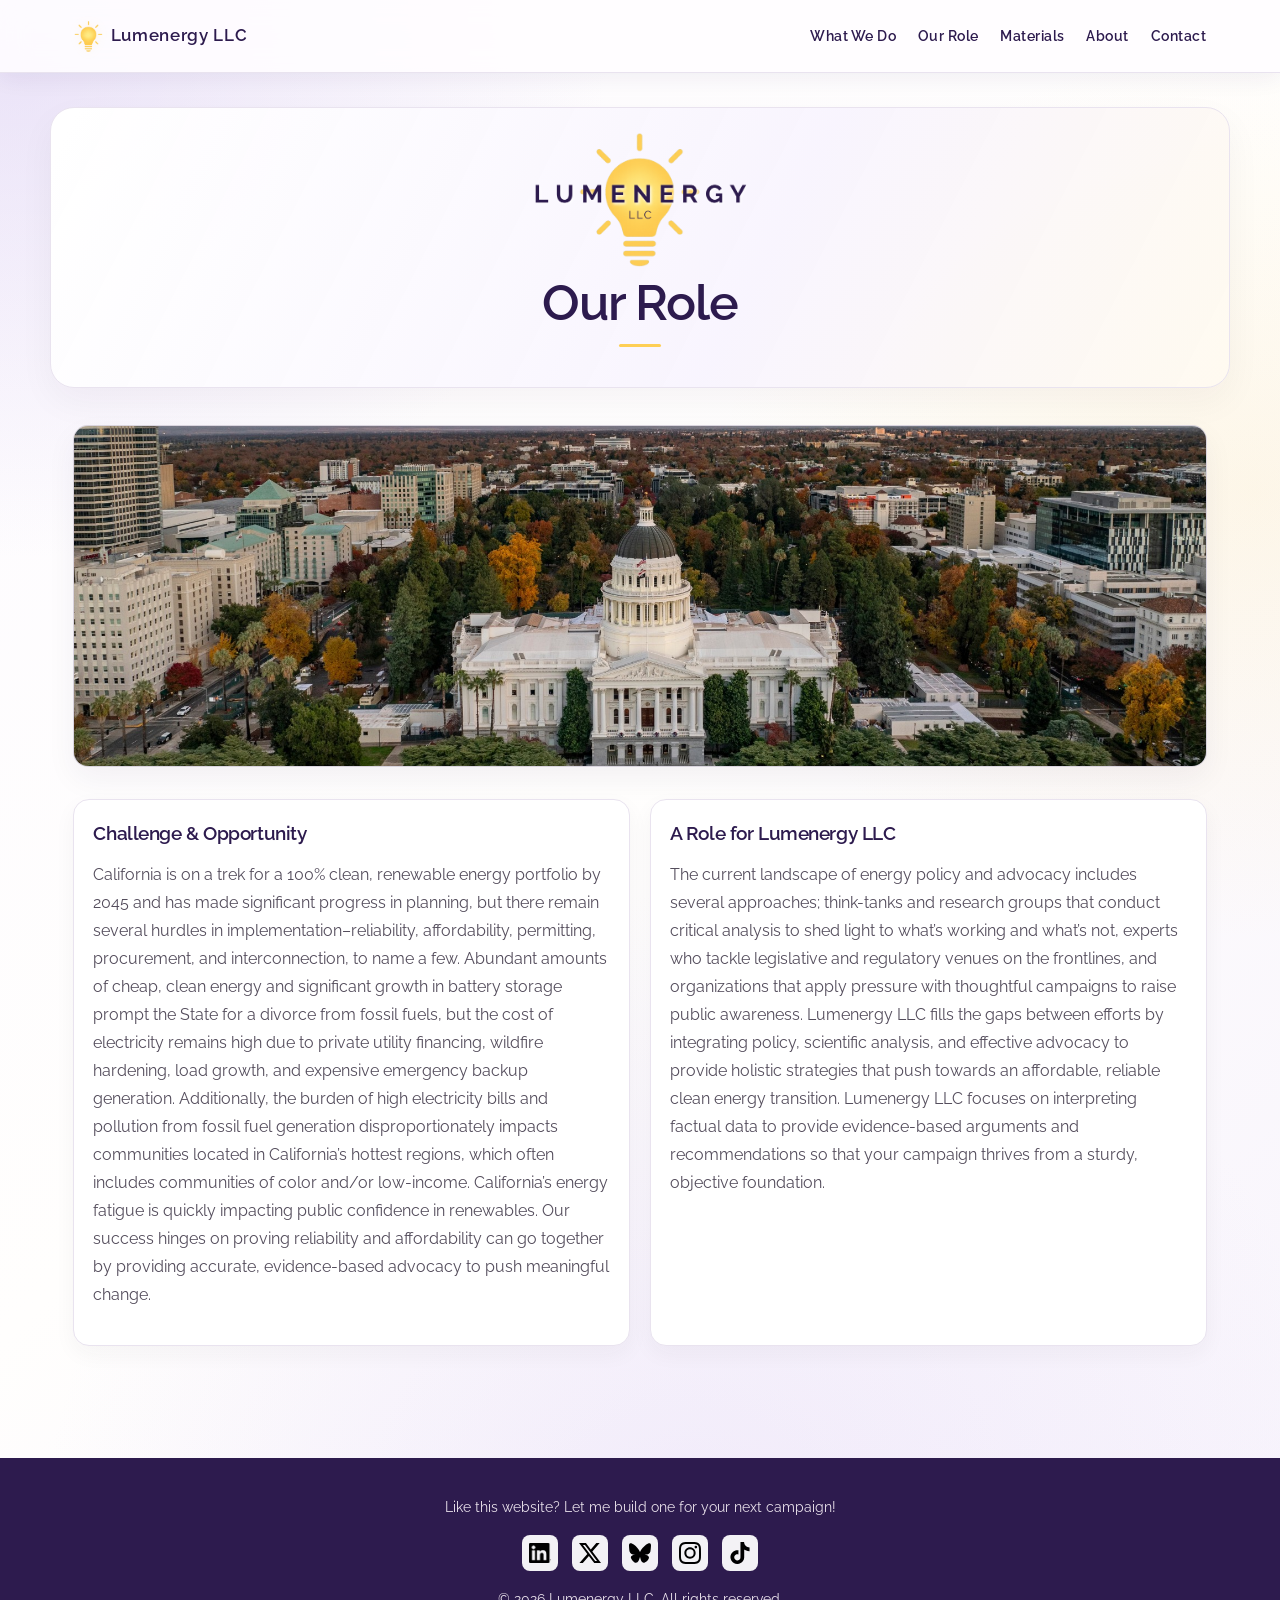
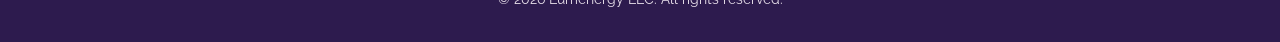
<file: our-role/index.html>
<!DOCTYPE html>
<html lang="en">
<head>
  <meta charset="utf-8" />
  <link rel="icon" type="image/png" href="../favicon.png">
  <meta name="viewport" content="width=device-width, initial-scale=1" />
  <title>Our Role | Lumenergy LLC</title>
  <meta name="description" content="How Lumenergy LLC contributes to California’s clean energy transition." />

  <!-- Fonts -->
  <link rel="preconnect" href="https://fonts.googleapis.com">
  <link rel="preconnect" href="https://fonts.gstatic.com" crossorigin>
  <link href="https://fonts.googleapis.com/css2?family=Raleway:wght@200;300;400;600&display=swap" rel="stylesheet">

  <style>
    :root{
      --deep:#2D1B4E; --violet:#6D28D9; --lav:#C084FC; --gold:#FACC15;
      --pearl:#F9FAFB; --graphite:#111827; --glow:#FFFAD2;
    }
    * { box-sizing: border-box; }
    html, body {
      height: 100%;
      width: 100%;
      overflow-x: hidden;
    }
    body {
      margin: 0; font-family: 'Raleway', sans-serif; color: var(--pearl);
      background: linear-gradient(90deg, #0E1745 0%, #4523B2 45%, #8A2FFF 100%),
            radial-gradient(circle at top left, rgba(255,255,255,0.08), transparent 70%);
      background-attachment: fixed;
      background-size: cover;
      line-height: 1.6;
    }
    a{ color:var(--pearl); text-decoration:none; }
    .container{ max-width:1100px; margin:0 auto; padding:0 1.2rem; }

    img, svg, video, iframe { max-width: 100%; height: auto; }

    /* Nav */
    .nav{
      position: sticky; top: 0; z-index: 50;
      backdrop-filter: blur(6px) saturate(140%);
      background: linear-gradient(180deg, rgba(45,27,78,0.6), rgba(45,27,78,0.3));
      border-bottom: 1px solid rgba(250,252,255,0.08);
    }
    .nav-inner{ display:flex; align-items:center; gap:1rem; padding:0.8rem 0; }
    .brand { font-weight:300; letter-spacing:1px; }
    .brand .star{ color:var(--gold); text-shadow:0 0 10px rgba(250,204,21,.8), 0 0 24px rgba(255,250,210,.6); }
    .nav a{
      font-weight:300;
      letter-spacing:.5px;
      opacity:.9;
      margin-left:0;
      transition: color .2s ease, text-shadow .25s ease, opacity .2s ease;
    }
    .nav a:hover, .nav a:focus-visible{
      color:var(--glow); opacity:1;
      text-shadow:0 0 10px rgba(255,250,210,.9), 0 0 30px rgba(255,250,210,.55), 0 0 60px rgba(255,250,210,.35);
      outline:none;
    }
    .nav a[aria-current="page"]{
      color: var(--glow); opacity:1;
      text-shadow:0 0 10px rgba(255,250,210,.9), 0 0 30px rgba(255,250,210,.55), 0 0 60px rgba(255,250,210,.35);
    }
    .nav-links{
      margin-left:auto;
      display:flex;
      align-items:center;
      flex-wrap:wrap;
      gap:.75rem;
    }

@media (max-width:900px){
  .nav-inner{ flex-wrap:wrap; gap:.5rem; }
  .brand{ flex:1 0 100%; text-align:center; }
  .nav-links{ width:100%; justify-content:center; margin-left:0; }
}

@media (max-width:640px){
  .nav-inner{ flex-wrap:wrap; gap:.25rem; }
  .brand{ flex:1 0 100%; text-align:center; }

  .nav-links{
      margin-left:auto;
      display:flex;
      align-items:center;
      flex-wrap:wrap;
      column-gap: .2rem;
      row-gap: .2rem;
  }

  /* center nav mobile */
  .nav-links a{
    font-size:.9rem;
    letter-spacing:.3px;
    margin-left:0;
    padding:.25rem .4rem;
    display:inline-block;
    text-align:center;   
    white-space:normal; 
    line-height:1.25;
  }
}

    /* Header */
    header.page-header { padding: 1.5rem 0 1.5rem; text-align:center; }
    .glow-text{
      color: var(--glow);
      text-shadow: 0 0 6px rgba(255,250,210,0.8), 0 0 15px rgba(255,250,210,0.4), 0 0 25px rgba(255,250,210,0.2);
    }

    /* Cards */
    .grid{ display:grid; gap:1.2rem; margin-bottom:2.5rem; }
    @media(min-width:900px){ .grid.cols-2{ grid-template-columns:repeat(2,1fr); } }
    .card{
      position:relative;
      background: rgba(17, 10, 32, .55);
      border:1px solid rgba(192,132,252,.25);
      border-radius:18px;
      padding:1.2rem;
      transition: .25s ease;
      box-shadow: 0 0 0 rgba(250,204,21,0);
    }
    .card:hover{
      transform:translateY(-2px);
      border-color: rgba(250,204,21,.45);
      box-shadow:
        0 0 10px rgba(250,204,21,.35),
        0 0 30px rgba(250,204,21,.25),
        0 0 60px rgba(250,204,21,.15);
    }
    .card h3{ margin:.2rem 0 .6rem; }
    .muted { font-weight:400; color:#e8defa; opacity:.9; }

    /* Footer + socials */
    footer{ padding:2rem 0; opacity:.9; font-size:.9rem; border-top:1px solid rgba(255,255,255,.08); }
    .socials { display:flex; gap:14px; justify-content:center; margin:12px 0 18px; }
    .social-link img{
      width:28px;
      height:28px;
      display:block;
      opacity:.85;
      transition: transform .15s ease, opacity .15s ease;
      object-fit:contain;
    }
    .social-link:hover img, .social-link:focus img{ transform:translateY(-2px); opacity:1; }
  </style>
  <link rel="stylesheet" href="../assets/styles.css">
</head>
<body>

<!-- Nav -->
<nav class="nav" role="navigation" aria-label="Primary">
  <div class="container nav-inner">
    <a class="brand glow-text" href="../" title="Go to homepage">Lumenergy LLC</a>
    <div class="nav-links">
      <a href="../what-we-do/">What We Do</a>
      <a href="../our-role/">Our Role</a>
      <a href="../materials/">Materials</a>
      <a href="../about/">About</a>
      <a href="../contact">Contact</a>
    </div>
  </div>
</nav>


  <header class="page-header container">
     <img src="../lumenergylogo.png" alt="Lumenergy Logo" style="display:block;margin:0 auto 1rem;max-width:220px;width:100%;height:auto;">
    <h1 class="glow-text" style="margin:.6rem 0 1rem;">Our Role</h1>
  </header>

  <main class="container">
    <figure class="feature-banner feature-banner--capitol"><img src="../assets/photos/pexels-photo-35437609.jpg" loading="lazy"></figure>
    <section class="grid cols-2" aria-label="Our Role cards">
      <article class="card">
        <h3>Challenge &amp; Opportunity</h3>
        <p class="muted">
          California is on a trek for a 100% clean, renewable energy portfolio by 2045 and has made significant progress in planning, but there remain several hurdles in implementation–reliability, affordability, permitting, procurement, and interconnection, to name a few. Abundant amounts of cheap, clean energy and significant growth in battery storage prompt the State for a divorce from fossil fuels, but the cost of electricity remains high due to private utility financing, wildfire hardening, load growth, and expensive emergency backup generation. Additionally, the burden of high electricity bills and pollution from fossil fuel generation disproportionately impacts communities located in California’s hottest regions, which often includes communities of color and/or low-income. California’s energy fatigue is quickly impacting public confidence in renewables. Our success hinges on proving reliability and affordability can go together by providing accurate, evidence-based advocacy to push meaningful change.</p>
      </article>

      <article class="card">
        <h3>A Role for Lumenergy LLC</h3>
        <p class="muted">
         The current landscape of energy policy and advocacy includes several approaches; think-tanks and research groups that conduct critical analysis to shed light to what’s working and what’s not, experts who tackle legislative and regulatory venues on the frontlines, and organizations that apply pressure with thoughtful campaigns to raise public awareness. Lumenergy LLC fills the gaps between efforts by integrating policy, scientific analysis, and effective advocacy to provide holistic strategies that push towards an affordable, reliable clean energy transition. Lumenergy LLC focuses on interpreting factual data to provide evidence-based arguments and recommendations so that your campaign thrives from a sturdy, objective foundation.</p>
      </article>
    </section>
  </main>

  <footer class="container">
    
    <p class="footer-note" style="text-align:center;margin:0.5rem 0 0.75rem;color:black;">
      Like this website? Let me build one for your next campaign!
      </p>
    
    <nav class="socials" aria-label="Social media">
      <a class="social-link" href="https://www.linkedin.com/company/lumenergyllc/" target="_blank" rel="noopener noreferrer" aria-label="LinkedIn">
        <img src="../assets/icons/linkedin.png" alt="LinkedIn" width="28" height="28">
      </a>
      <a class="social-link" href="https://x.com/lumenergyllc" target="_blank" rel="noopener noreferrer" aria-label="X (formerly Twitter)">
        <img src="../assets/icons/x.svg" alt="X" width="28" height="28">
      </a>
      <a class="social-link" href="https://bsky.app/profile/lumenergyllc.bsky.social" target="_blank" rel="noopener noreferrer" aria-label="Bluesky">
        <img src="../assets/icons/bluesky.svg" alt="Bluesky" width="28" height="28">
      </a>
      <a class="social-link" href="https://instagram.com/lumenergyllc" target="_blank" rel="noopener noreferrer" aria-label="Instagram">
        <img src="../assets/icons/instagram.svg" alt="Instagram" width="28" height="28">
      </a>
      <a class="social-link" href="https://tiktok.com/@lumenergyllc" target="_blank" rel="noopener noreferrer" aria-label="TikTok">
        <img src="../assets/icons/tiktok.svg" alt="TikTok" width="28" height="28">
      </a>
    </nav>
    <div style="color:black;">&copy; <span id="year"></span> Lumenergy LLC. All rights reserved.</div>
  </footer>

  <script>document.getElementById('year').textContent = new Date().getFullYear();</script>
<script>
(function() {
  var current = location.pathname.replace(/\/index\.html$/,'').toLowerCase();
  document.querySelectorAll('.nav-links a[href]').forEach(function(a){
    try {
      var p = new URL(a.getAttribute('href'), location.origin)
                .pathname.replace(/\/index\.html$/,'').toLowerCase();
      if (p === current) a.setAttribute('aria-current','page');
    } catch (e) {}
  });
})();
</script>

</body>
</html>
</file>
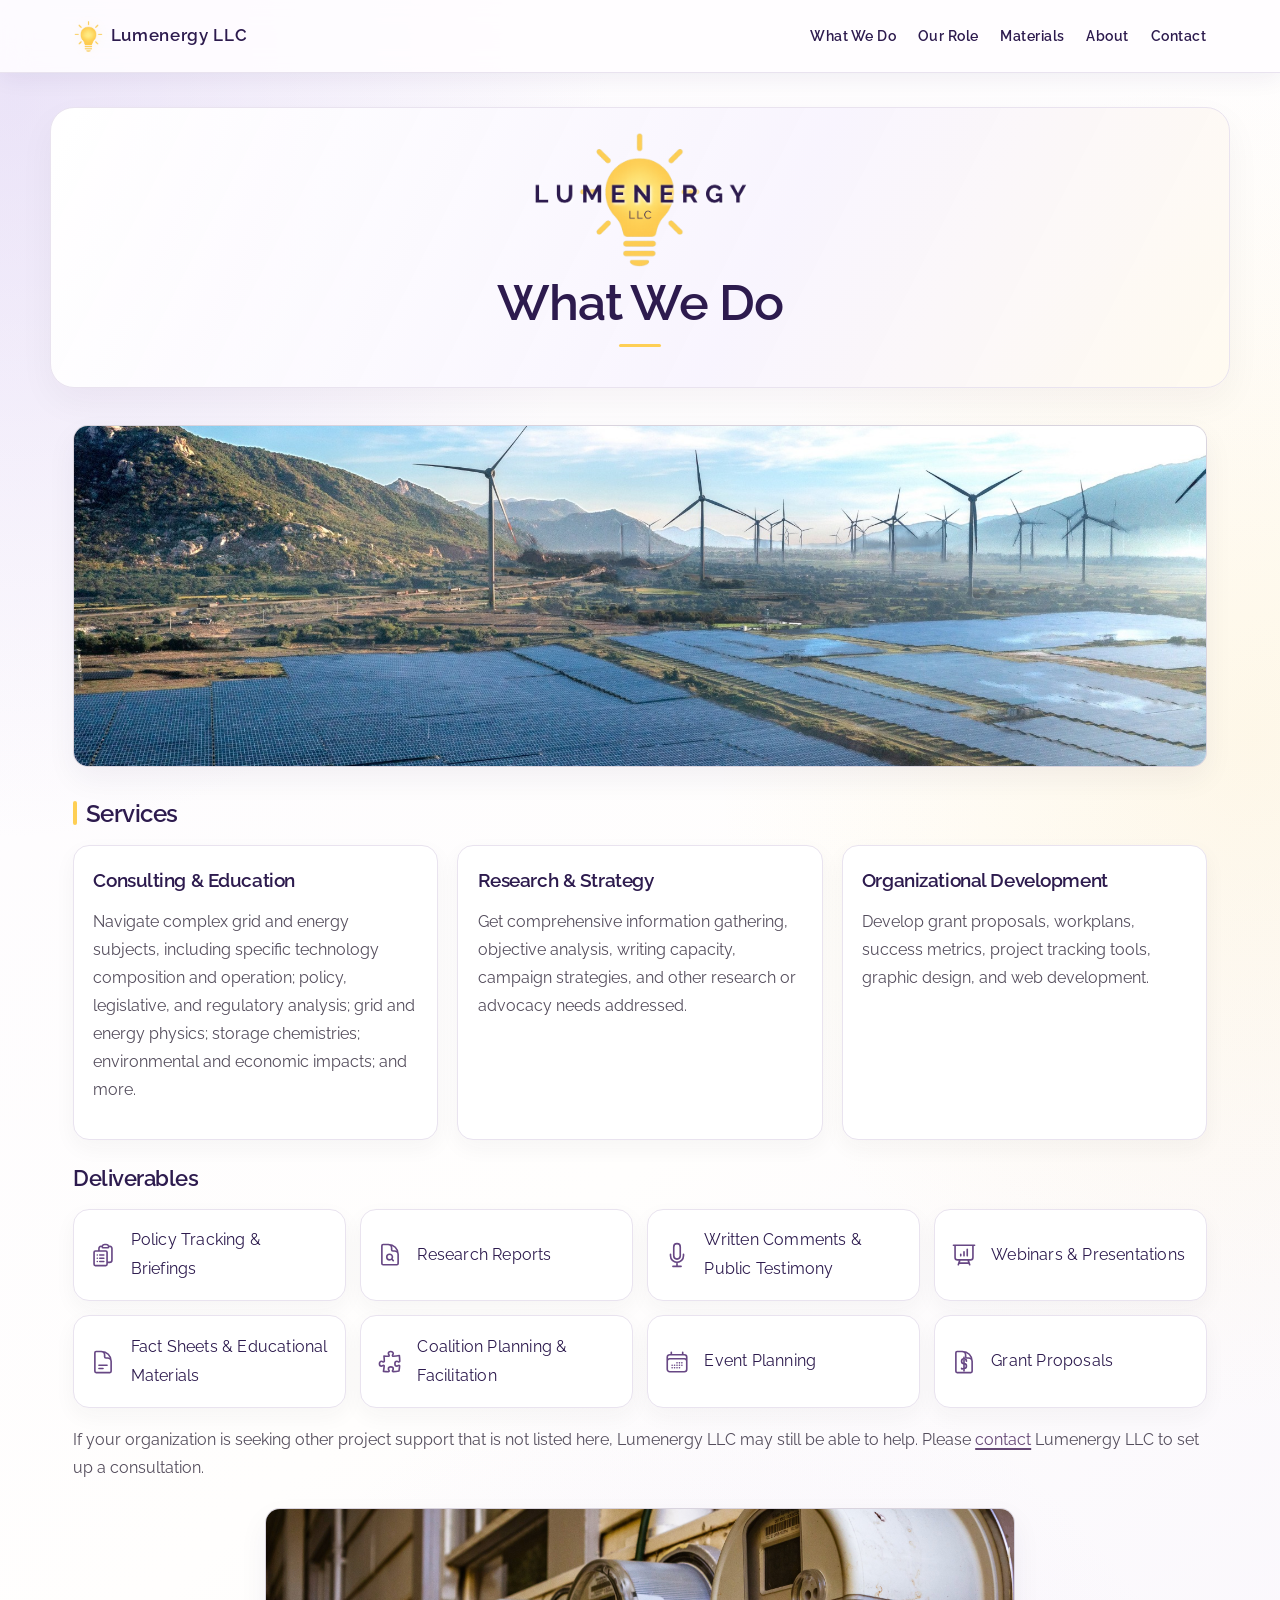
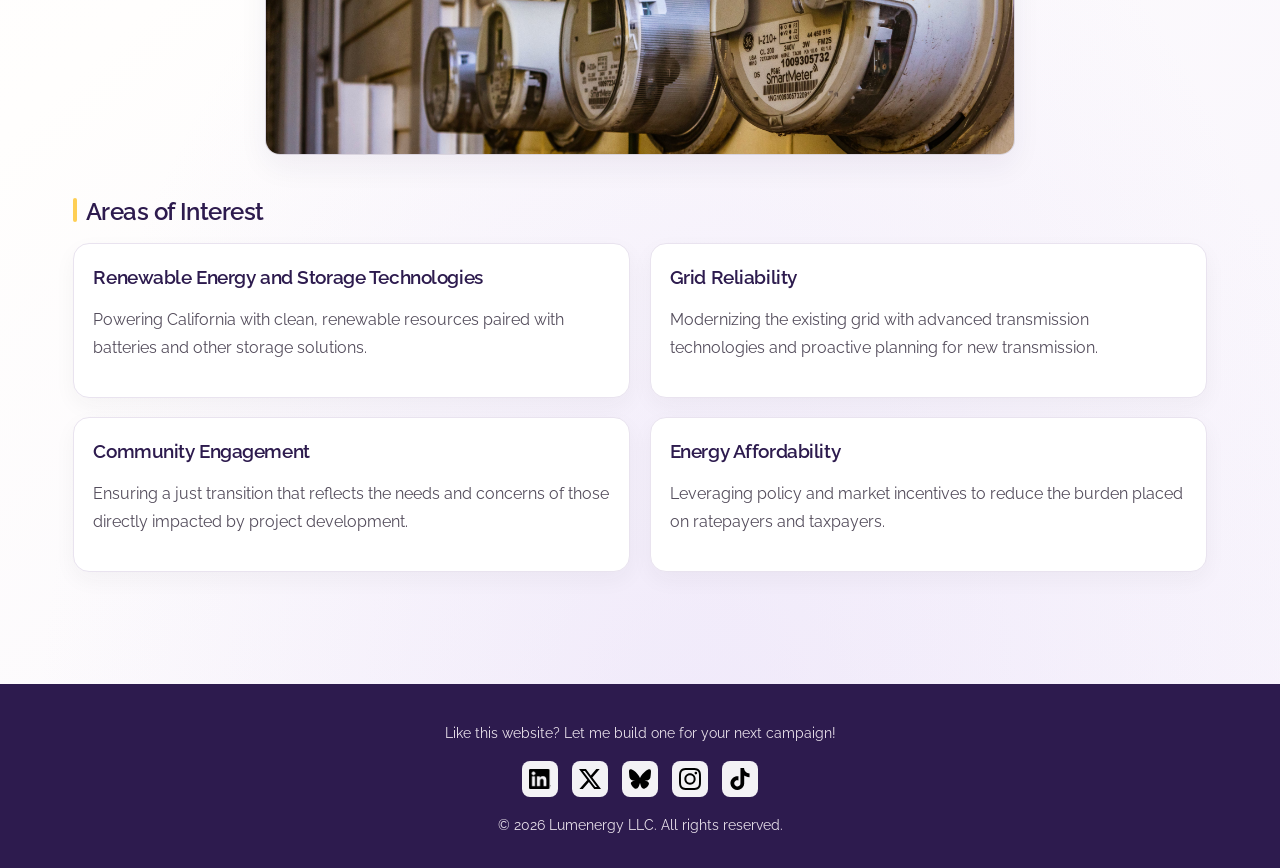
<file: what-we-do/index.html>
<!DOCTYPE html>
<html lang="en">
<head>
  <meta charset="utf-8" />
  <link rel="icon" type="image/png" href="../favicon.png">
  <meta name="viewport" content="width=device-width, initial-scale=1" />
  <title>What We Do | Lumenergy LLC</title>
  <meta name="description" content="Services offered by Lumenergy LLC." />

  <!-- Fonts -->
  <link rel="preconnect" href="https://fonts.googleapis.com">
  <link rel="preconnect" href="https://fonts.gstatic.com" crossorigin>
  <link href="https://fonts.googleapis.com/css2?family=Oswald:wght@400;600;700&family=Raleway:wght@200;300;400;600&display=swap" rel="stylesheet">

  <style>
    :root{
      --deep:#2D1B4E;
      --violet:#6D28D9;
      --lav:#C084FC;
      --gold:#FACC15;
      --pearl:#F9FAFB;
      --graphite:#111827;
      --glow:#FFFAD2;
    }
    * { box-sizing: border-box; }
    html, body {
      height: 100%;
      width: 100%;
      overflow-x: hidden;
    }
    body {
      margin: 0;
      font-family: 'Raleway', sans-serif;
      color: var(--pearl);
      background: linear-gradient(90deg, #0E1745 0%, #4523B2 45%, #8A2FFF 100%),
            radial-gradient(circle at top left, rgba(255,255,255,0.08), transparent 70%);
      background-attachment: fixed;
      background-size: cover;
      line-height: 1.6;
    }

    img, svg, video, iframe {
      max-width: 100%;
      height: auto;
    }

    a { color: var(--pearl); text-decoration: none; }
    .container { max-width: 1100px; margin: 0 auto; padding: 0 1.2rem; }

    /* Nav */
    .nav{
      position: sticky; top: 0; z-index: 50;
      backdrop-filter: blur(6px) saturate(140%);
      background: linear-gradient(180deg, rgba(45,27,78,0.6), rgba(45,27,78,0.3));
      border-bottom: 1px solid rgba(250,252,255,0.08);
    }
    .nav-inner{ display:flex; align-items:center; gap:1rem; padding:0.8rem 0; }
    .brand { font-weight:300; letter-spacing:1px; }
    .brand .star{ color:var(--gold); text-shadow:0 0 10px rgba(250,204,21,0.8), 0 0 24px rgba(255,250,210,0.6); }
    .nav a{
      font-weight:300; letter-spacing:.5px;
      color:var(--pearl); opacity:.9; margin-left:0;
      transition: color .2s ease, text-shadow .25s ease, opacity .2s ease;
    }
    .nav a:hover, .nav a:focus-visible{
      color:var(--glow); opacity:1;
      text-shadow:0 0 10px rgba(255,250,210,0.9), 0 0 30px rgba(255,250,210,0.55), 0 0 60px rgba(255,250,210,0.35);
      outline:none;
    }
    .nav a[aria-current="page"]{
      color: var(--glow);
      opacity: 1;
      text-shadow:
        0 0 10px rgba(255,250,210,.9),
        0 0 30px rgba(255,250,210,.55),
        0 0 60px rgba(255,250,210,.35);
    }
    .nav-links{
      margin-left:auto;
      display:flex;
      align-items:center;
      flex-wrap: wrap;
      gap:.75rem;
    }

@media (max-width:900px){
  .nav-inner{ flex-wrap:wrap; gap:.5rem; }
  .brand{ flex:1 0 100%; text-align:center; }
  .nav-links{
    width:100%;
    justify-content:center;
    margin-left:0;
  }
}

@media (max-width:640px){
  .nav-inner{ flex-wrap:wrap; gap:.25rem; }
  .brand{ flex:1 0 100%; text-align:center; }
  .nav-links{
    width:100%;
    justify-content:center;
    margin-left:0;
    column-gap: .2rem;
    row-gap: .2rem;
  }
  .nav-links a{
    font-size:.9rem;
    letter-spacing:.3px;
    margin-left:0;
    padding:.25rem .4rem;
    display:inline-block;
    text-align:center;
    white-space:normal;
    line-height:1.25;
  }
}

    /* Page header */
    header.page-header { padding: 1.5rem 0 1.5rem; text-align:center; }
    .glow-text{
      color: var(--glow);
      text-shadow: 0 0 6px rgba(255,250,210,0.8), 0 0 15px rgba(255,250,210,0.4), 0 0 25px rgba(255,250,210,0.2);
    }
    
/* Section headings */
.section-title{
  text-align: left;
  margin: 0 0 1rem;
  font-family: 'Raleway', sans-serif;
  font-weight: 600;
}

    /* cards */
    .grid {
      display: grid;
      gap: 1.2rem;
      margin-bottom: 2.5rem;
    }
    @media (min-width: 900px){
      .grid.cols-3 { grid-template-columns: repeat(3, 1fr); }
      .grid.cols-2 { grid-template-columns: repeat(2, 1fr); }
    }
    .card{
      position: relative;
      background: rgba(17, 10, 32, .55);
      border: 1px solid rgba(192,132,252,.25);
      border-radius: 18px; padding: 1.2rem;
      transition: .25s ease;
      box-shadow: 0 0 0 rgba(250,204,21,0);
    }
    .card:hover{
      transform: translateY(-2px);
      border-color: rgba(250,204,21,.45);
      box-shadow:
        0 0 10px rgba(250,204,21,.35),
        0 0 30px rgba(250,204,21,.25),
        0 0 60px rgba(250,204,21,.15);
    }
    .card h3{ margin:.2rem 0 .6rem; }
    .muted {
      font-family: 'Raleway', sans-serif;
      font-weight: 400;
      color: #e8defa;
      opacity: .9;
    }

    /* Footer + socials */
    footer{
      padding: 2rem 0;
      opacity: .9;
      font-size: .9rem;
      border-top: 1px solid rgba(255,255,255,.08);
    }
    .socials { display: flex; gap: 14px; justify-content: center; margin: 12px 0 18px; }
    .social-link img{
      width: 28px; height: 28px; display: block; opacity: .85;
      transition: transform .15s ease, opacity .15s ease; object-fit: contain;
    }
    .social-link:hover img, .social-link:focus img{ transform: translateY(-2px); opacity: 1; }
  
    /* deliverables grid */
    .services-grid { margin-bottom: 1.6rem; }
    .deliverables-wrap { margin-top: .25rem; }
    .deliverables-title { margin: 0 0 1rem; font-size: 1.35rem; font-weight: 600; }
    .deliverables-grid{
      display: grid;
      grid-template-columns: repeat(4, minmax(0, 1fr));
      gap: 14px;
      margin: 0 0 1.15rem;
    }

    @media (max-width: 900px){ 
      .deliverables-grid{ grid-template-columns: repeat(2, minmax(0, 1fr)); }
    }
    @media (max-width: 520px){
      .deliverables-grid{ grid-template-columns: 1fr; }
    }

    .deliverable-tile{
      position: relative;
      background: rgba(17, 10, 32, .55);
      border: 1px solid rgba(192,132,252,.25);
      border-radius: 18px;
      padding: 1.05rem 1rem;
      transition: .25s ease;
      box-shadow: 0 0 0 rgba(250,204,21,0);
      display: flex;
      gap: .9rem;
      align-items: center;
      min-height: 74px;
    }
    .deliverable-tile:hover,
    .deliverable-tile:focus-within{
      transform: translateY(-2px);
      border-color: rgba(250,204,21,.45);
      box-shadow:
        0 0 10px rgba(250,204,21,.35),
        0 0 30px rgba(250,204,21,.25),
        0 0 60px rgba(250,204,21,.15);
    }

    .deliverable-icon{
      width: 26px;
      height: 26px;
      flex: 0 0 auto;
      color: var(--glow);
      filter: drop-shadow(0 0 10px rgba(192, 132, 252, .28));
    }

    .deliverable-label{
      margin: 0;
      font-size: 1.02rem;
      letter-spacing: .2px;
    }

    .deliverables-note{
      margin: 0 0 1.6rem;
      max-width: none;
    }

    a.inline-link{
      color: var(--gold);
      text-decoration: underline;
      text-underline-offset: 3px;
      text-decoration-thickness: 2px;
    }
    a.inline-link:hover,
    a.inline-link:focus{
      filter: drop-shadow(0 0 10px rgba(250, 204, 21, .35));
    }
  </style>
  <link rel="stylesheet" href="../assets/styles.css">
</head>
<body>

  <!-- Nav -->
<nav class="nav" role="navigation" aria-label="Primary">
  <div class="container nav-inner">
    <a class="brand glow-text" href="../" title="Go to homepage">Lumenergy LLC</a>
    <div class="nav-links">
      <a href="../what-we-do/">What We Do</a>
      <a href="../our-role/">Our Role</a>
      <a href="../materials/">Materials</a>
      <a href="../about/">About</a>
      <a href="../contact">Contact</a>
    </div>
  </div>
</nav>

  <header class="page-header container">
     <img src="../lumenergylogo.png" alt="Lumenergy Logo" style="display:block;margin:0 auto 1rem;max-width:220px;width:100%;height:auto;">
    <h1 class="glow-text" style="margin:.6rem 0 1rem;">What We Do</h1>
  </header>

  <main class="container">
  <figure class="feature-banner feature-banner--editorial">
    <img src="../assets/photos/solar-wind-landscape.jpg" loading="lazy">
  </figure>

<!-- Services -->
<section id="services" aria-label="Services">
  <h2 class="glow-text section-title">Services</h2>
  <div class="grid cols-3 services-grid">
    <article class="card">
      <h3>Consulting &amp; Education</h3>
      <p class="muted">Navigate complex grid and energy subjects, including specific technology composition and operation; policy, legislative, and regulatory analysis; grid and energy physics; storage chemistries; environmental and economic impacts; and more.</p>
    </article>
    <article class="card">
      <h3>Research &amp; Strategy</h3>
      <p class="muted">Get comprehensive information gathering, objective analysis, writing capacity, campaign strategies, and other research or advocacy needs addressed.</p>
    </article>
    <article class="card">
      <h3>Organizational Development</h3>
      <p class="muted">Develop grant proposals, workplans, success metrics, project tracking tools, graphic design, and web development.</p>
    </article>
  </div>

  <div class="deliverables-wrap" aria-label="Deliverables">
    <h3 class="glow-text deliverables-title">Deliverables</h3>

    <div class="deliverables-grid" role="list">
      <div class="deliverable-tile" role="listitem">
        <svg class="deliverable-icon" xmlns="http://www.w3.org/2000/svg" fill="none" viewBox="0 0 24 24" stroke-width="1.5" stroke="currentColor" aria-hidden="true">
          <path stroke-linecap="round" stroke-linejoin="round" d="M9 12h3.75M9 15h3.75M9 18h3.75m3 .75H18a2.25 2.25 0 0 0 2.25-2.25V6.108c0-1.135-.845-2.098-1.976-2.192a48.424 48.424 0 0 0-1.123-.08m-5.801 0c-.065.21-.1.433-.1.664 0 .414.336.75.75.75h4.5a.75.75 0 0 0 .75-.75 2.25 2.25 0 0 0-.1-.664m-5.8 0A2.251 2.251 0 0 1 13.5 2.25H15c1.012 0 1.867.668 2.15 1.586m-5.8 0c-.376.023-.75.05-1.124.08C9.095 4.01 8.25 4.973 8.25 6.108V8.25m0 0H4.875c-.621 0-1.125.504-1.125 1.125v11.25c0 .621.504 1.125 1.125 1.125h9.75c.621 0 1.125-.504 1.125-1.125V9.375c0-.621-.504-1.125-1.125-1.125H8.25ZM6.75 12h.008v.008H6.75V12Zm0 3h.008v.008H6.75V15Zm0 3h.008v.008H6.75V18Z"/>
        </svg>
        <p class="deliverable-label">Policy Tracking &amp; Briefings</p>
      </div>

      <div class="deliverable-tile" role="listitem">
        <svg class="deliverable-icon" xmlns="http://www.w3.org/2000/svg" fill="none" viewBox="0 0 24 24" stroke-width="1.5" stroke="currentColor" aria-hidden="true">
          <path stroke-linecap="round" stroke-linejoin="round" d="M19.5 14.25v-2.625a3.375 3.375 0 0 0-3.375-3.375h-1.5A1.125 1.125 0 0 1 13.5 7.125v-1.5a3.375 3.375 0 0 0-3.375-3.375H8.25m5.231 13.481L15 17.25m-4.5-15H5.625c-.621 0-1.125.504-1.125 1.125v16.5c0 .621.504 1.125 1.125 1.125h12.75c.621 0 1.125-.504 1.125-1.125V11.25a9 9 0 0 0-9-9Zm3.75 11.625a2.625 2.625 0 1 1-5.25 0 2.625 2.625 0 0 1 5.25 0Z"/>
        </svg>
        <p class="deliverable-label">Research Reports</p>
      </div>

      <div class="deliverable-tile" role="listitem">
        <svg class="deliverable-icon" xmlns="http://www.w3.org/2000/svg" fill="none" viewBox="0 0 24 24" stroke-width="1.5" stroke="currentColor" aria-hidden="true">
          <path stroke-linecap="round" stroke-linejoin="round" d="M12 18.75a6 6 0 0 0 6-6v-1.5m-6 7.5a6 6 0 0 1-6-6v-1.5m6 7.5v3.75m-3.75 0h7.5M12 15.75a3 3 0 0 1-3-3V4.5a3 3 0 1 1 6 0v8.25a3 3 0 0 1-3 3Z"/>
        </svg>
        <p class="deliverable-label">Written Comments &amp; Public Testimony</p>
      </div>

      <div class="deliverable-tile" role="listitem">
        <svg class="deliverable-icon" xmlns="http://www.w3.org/2000/svg" fill="none" viewBox="0 0 24 24" stroke-width="1.5" stroke="currentColor" aria-hidden="true">
          <path stroke-linecap="round" stroke-linejoin="round" d="M3.75 3v11.25A2.25 2.25 0 0 0 6 16.5h2.25M3.75 3h-1.5m1.5 0h16.5m0 0h1.5m-1.5 0v11.25A2.25 2.25 0 0 1 18 16.5h-2.25m-7.5 0h7.5m-7.5 0-1 3m8.5-3 1 3m0 0 .5 1.5m-.5-1.5h-9.5m0 0-.5 1.5M9 11.25v1.5M12 9v3.75m3-6v6"/>
        </svg>
        <p class="deliverable-label">Webinars &amp; Presentations</p>
      </div>

      <div class="deliverable-tile" role="listitem">
        <svg class="deliverable-icon" xmlns="http://www.w3.org/2000/svg" fill="none" viewBox="0 0 24 24" stroke-width="1.5" stroke="currentColor" aria-hidden="true">
          <path stroke-linecap="round" stroke-linejoin="round" d="M19.5 14.25v-2.625a3.375 3.375 0 0 0-3.375-3.375h-1.5A1.125 1.125 0 0 1 13.5 7.125v-1.5a3.375 3.375 0 0 0-3.375-3.375H8.25m0 12.75h7.5m-7.5 3H12M10.5 2.25H5.625c-.621 0-1.125.504-1.125 1.125v17.25c0 .621.504 1.125 1.125 1.125h12.75c.621 0 1.125-.504 1.125-1.125V11.25a9 9 0 0 0-9-9Z"/>
        </svg>
        <p class="deliverable-label">Fact Sheets &amp; Educational Materials</p>
      </div>

      <div class="deliverable-tile" role="listitem">
        <svg class="deliverable-icon" xmlns="http://www.w3.org/2000/svg" fill="none" viewBox="0 0 24 24" stroke-width="1.5" stroke="currentColor" aria-hidden="true">
          <path stroke-linecap="round" stroke-linejoin="round" d="M14.25 6.087c0-.355.186-.676.401-.959.221-.29.349-.634.349-1.003 0-1.036-1.007-1.875-2.25-1.875s-2.25.84-2.25 1.875c0 .369.128.713.349 1.003.215.283.401.604.401.959v0a.64.64 0 0 1-.657.643 48.39 48.39 0 0 1-4.163-.3c.186 1.613.293 3.25.315 4.907a.656.656 0 0 1-.658.663v0c-.355 0-.676-.186-.959-.401a1.647 1.647 0 0 0-1.003-.349c-1.036 0-1.875 1.007-1.875 2.25s.84 2.25 1.875 2.25c.369 0 .713-.128 1.003-.349.283-.215.604-.401.959-.401v0c.31 0 .555.26.532.57a48.039 48.039 0 0 1-.642 5.056c1.518.19 3.058.309 4.616.354a.64.64 0 0 0 .657-.643v0c0-.355-.186-.676-.401-.959a1.647 1.647 0 0 1-.349-1.003c0-1.035 1.008-1.875 2.25-1.875 1.243 0 2.25.84 2.25 1.875 0 .369-.128.713-.349 1.003-.215.283-.4.604-.4.959v0c0 .333.277.599.61.58a48.1 48.1 0 0 0 5.427-.63 48.05 48.05 0 0 0 .582-4.717.532.532 0 0 0-.533-.57v0c-.355 0-.676.186-.959.401-.29.221-.634.349-1.003.349-1.035 0-1.875-1.007-1.875-2.25s.84-2.25 1.875-2.25c.37 0 .713.128 1.003.349.283.215.604.401.96.401v0a.656.656 0 0 0 .658-.663 48.422 48.422 0 0 0-.37-5.36c-1.886.342-3.81.574-5.766.689a.578.578 0 0 1-.61-.58v0Z"/>
        </svg>
        <p class="deliverable-label">Coalition Planning &amp; Facilitation</p>
      </div>

      <div class="deliverable-tile" role="listitem">
        <svg class="deliverable-icon" xmlns="http://www.w3.org/2000/svg" fill="none" viewBox="0 0 24 24" stroke-width="1.5" stroke="currentColor" aria-hidden="true">
          <path stroke-linecap="round" stroke-linejoin="round" d="M6.75 3v2.25M17.25 3v2.25M3 18.75V7.5a2.25 2.25 0 0 1 2.25-2.25h13.5A2.25 2.25 0 0 1 21 7.5v11.25m-18 0A2.25 2.25 0 0 0 5.25 21h13.5A2.25 2.25 0 0 0 21 18.75m-18 0v-7.5A2.25 2.25 0 0 1 5.25 9h13.5A2.25 2.25 0 0 1 21 11.25v7.5m-9-6h.008v.008H12v-.008ZM12 15h.008v.008H12V15Zm0 2.25h.008v.008H12v-.008ZM9.75 15h.008v.008H9.75V15Zm0 2.25h.008v.008H9.75v-.008ZM7.5 15h.008v.008H7.5V15Zm0 2.25h.008v.008H7.5v-.008Zm6.75-4.5h.008v.008h-.008v-.008Zm0 2.25h.008v.008h-.008V15Zm0 2.25h.008v.008h-.008v-.008Zm2.25-4.5h.008v.008H16.5v-.008Zm0 2.25h.008v.008H16.5V15Z"/>
        </svg>
        <p class="deliverable-label">Event Planning</p>
      </div>

      <div class="deliverable-tile" role="listitem">
                <svg class="deliverable-icon" xmlns="http://www.w3.org/2000/svg" fill="none" viewBox="0 0 24 24" stroke-width="1.5" stroke="currentColor" aria-hidden="true">
          <path stroke-linecap="round" stroke-linejoin="round" d="M10.125 2.25h-4.5c-.621 0-1.125.504-1.125 1.125v17.25c0 .621.504 1.125 1.125 1.125h12.75c.621 0 1.125-.504 1.125-1.125v-9M10.125 2.25h.375a9 9 0 0 1 9 9v.375M10.125 2.25A3.375 3.375 0 0 1 13.5 5.625v1.5c0 .621.504 1.125 1.125 1.125h1.5a3.375 3.375 0 0 1 3.375 3.375" />
          <path stroke-linecap="round" stroke-linejoin="round" d="M12 10.5v7.5" />
          <path stroke-linecap="round" stroke-linejoin="round" d="M14.25 11.25c0-1.243-1.007-2.25-2.25-2.25S9.75 10.007 9.75 11.25c0 1.243 1.007 2.25 2.25 2.25s2.25 1.007 2.25 2.25-1.007 2.25-2.25 2.25S9.75 18.993 9.75 17.75" />
          <path stroke-linecap="round" stroke-linejoin="round" d="M12 9v-1.25M12 20.25V19" />
        </svg>
        <p class="deliverable-label">Grant Proposals</p>
      </div>
    </div>

    <p class="muted deliverables-note">
      If your organization is seeking other project support that is not listed here, Lumenergy LLC may still be able to help. Please <a class="inline-link" href="../contact/">contact</a> Lumenergy LLC to set up a consultation.
    </p>
  </div>
</section>

<!-- Supporting photography: original image supplied by the site owner -->
<figure class="feature-banner feature-banner--detail">
  <img src="../assets/photos/image_2026-11-24_121750539.jpg" loading="lazy">
</figure>

<!-- Areas of Interest -->
<section id="work" aria-label="Areas of Interest">
  <h2 class="glow-text section-title">Areas of Interest</h2>
  <div class="grid cols-2">
    <article class="card">
      <h3>Renewable Energy and Storage Technologies</h3>
      <p class="muted">Powering California with clean, renewable resources paired with batteries and other storage solutions.</p>
    </article>
    <article class="card">
      <h3>Grid Reliability</h3>
      <p class="muted">Modernizing the existing grid with advanced transmission technologies and proactive planning for new transmission.</p>
    </article>
    <article class="card">
      <h3>Community Engagement</h3>
      <p class="muted">Ensuring a just transition that reflects the needs and concerns of those directly impacted by project development.</p>
    </article>
    <article class="card">
      <h3>Energy Affordability</h3>
      <p class="muted">Leveraging policy and market incentives to reduce the burden placed on ratepayers and taxpayers.</p>
    </article>
  </div>
</section>

  </main>

  <footer class="container">
    
    <p class="footer-note" style="text-align:center;margin:0.5rem 0 0.75rem;color:black;">
      Like this website? Let me build one for your next campaign!
      </p>
    
    <nav class="socials" aria-label="Social media">
      <a class="social-link" href="https://www.linkedin.com/company/lumenergyllc/" target="_blank" rel="noopener noreferrer" aria-label="LinkedIn">
        <img src="../assets/icons/linkedin.png" alt="LinkedIn" width="28" height="28">
      </a>
      <a class="social-link" href="https://x.com/lumenergyllc" target="_blank" rel="noopener noreferrer" aria-label="X (formerly Twitter)">
        <img src="../assets/icons/x.svg" alt="X" width="28" height="28">
      </a>
      <a class="social-link" href="https://bsky.app/profile/lumenergyllc.bsky.social" target="_blank" rel="noopener noreferrer" aria-label="Bluesky">
        <img src="../assets/icons/bluesky.svg" alt="Bluesky" width="28" height="28">
      </a>
      <a class="social-link" href="https://instagram.com/lumenergyllc" target="_blank" rel="noopener noreferrer" aria-label="Instagram">
        <img src="../assets/icons/instagram.svg" alt="Instagram" width="28" height="28">
      </a>
      <a class="social-link" href="https://tiktok.com/@lumenergyllc" target="_blank" rel="noopener noreferrer" aria-label="TikTok">
        <img src="../assets/icons/tiktok.svg" alt="TikTok" width="28" height="28">
      </a>
    </nav>
    <div style="color:black;">&copy; <span id="year"></span> Lumenergy LLC. All rights reserved.</div>
  </footer>

  <script>
    document.getElementById('year').textContent = new Date().getFullYear();
  </script>

<script>
(function() {
  var current = location.pathname.replace(/\/index\.html$/,'').toLowerCase();
  document.querySelectorAll('.nav-links a[href]').forEach(function(a){
    try {
      var p = new URL(a.getAttribute('href'), location.origin)
                .pathname.replace(/\/index\.html$/,'').toLowerCase();
      if (p === current) a.setAttribute('aria-current','page');
    } catch (e) {}
  });
})();
</script>

</body>
</html>
</file>
<file: assets/styles.css>
:root {
  --ink: #2c2932;
  --ink-soft: #4f4857;
  --accent: #6b4b85;
  --accent-tint: #eee9f2;
  --gold-muted: #c5a456;
  --gold-pale: #f5edda;
  --panel: #ffffff;
  --canvas: #faf9fb;
  --border-light: #e7e2e9;
  --deep: #322c3b;
  --violet: #6b4b85;
  --lav: #a695b4;
  --gold: #d1ad55;
  --pearl: #ffffff;
  --graphite: #2c2932;
  --glow: #e7d3a4;
}
html { scroll-behavior: smooth; }
html,body { height:auto !important; min-height:100%; overflow-x:clip !important; overflow-y:visible !important; }
body {
  color: var(--ink) !important;
  background: linear-gradient(155deg, #fffdfa 0%, #faf9fb 36%, #f4f1f5 100%) !important;
  background-attachment: scroll !important;
  min-height: 100vh;
}
a { color: var(--accent); }
.container { max-width: 1180px; padding: 0 1.45rem; }
.nav {
  background: rgba(255, 254, 255, .96) !important;
  border-bottom: 1px solid var(--border-light) !important;
  box-shadow: 0 5px 24px rgba(41, 35, 49, .055);
  backdrop-filter: blur(14px);
}
.nav-inner { min-height: 72px; }
.nav a, .nav a.glow-text {
  color: var(--ink) !important;
  opacity: 1 !important;
  text-shadow: none !important;
  font-weight: 600 !important;
}
.nav .brand { font-size: 1.07rem; letter-spacing: .04em; }
.nav .brand::before {
  content: ''; display: inline-block; width: 10px; height: 10px; margin-right: .62rem;
  border-radius: 50%; background: #e6ba49;
  box-shadow: 0 0 0 4px #f7efd9; vertical-align: 1px;
}
.nav-links { gap: 1.25rem; }
.nav-links a { position:relative; font-size: .9rem; padding: .36rem .05rem; }
.nav-links a::after {
  content:''; position: absolute; left: 0; right: 100%; bottom: 0;
  height: 2px; border-radius: 2px; background: var(--gold-muted);
  transition: right .2s;
}
.nav-links a:hover::after,.nav-links a:focus-visible::after,.nav-links a[aria-current="page"]::after { right: 0; }
.nav a:hover,.nav a:focus-visible,.nav a[aria-current="page"] { color: #564160 !important; text-shadow:none !important; }
.glow-text { color: var(--ink) !important; text-shadow:none !important; }
h1,h2,h3 { color: var(--ink); letter-spacing: -.023em; line-height: 1.24; }
h1 { font-weight: 600; }
h2 { font-weight: 600; }
h3 { font-weight: 600; }
p { line-height: 1.75; }
.muted { color: #544d5c !important; opacity: 1 !important; }
header.page-header {
  background: linear-gradient(120deg, #fff 8%, #f4eff6 82%, #eee8f1 100%);
  border: 1px solid var(--border-light);
  border-radius: 24px;
  box-shadow: 0 14px 36px rgba(40, 32, 51, .045);
  margin-top: 2.1rem;
  margin-bottom: 2.3rem;
  padding: 1.5rem 2rem 1.7rem !important;
  text-align: center;
}
header.page-header img[src*="lumenergylogo"] { margin-bottom: .3rem !important; width: min(100%, 245px) !important; }
header.page-header h1 { font-size: clamp(2.2rem, 4vw, 3.1rem); margin: .25rem 0 .8rem !important; }
header.page-header h1::after { content:''; display:block; width:42px; height:3px; border-radius:2px; background:var(--gold-muted); margin:.65rem auto 0; }
.section-title { color:var(--ink); margin-bottom: 1.05rem; }
.section-title:not(.center)::before { content:''; display:inline-block; width:4px; height:1em; margin-right:.55rem; vertical-align:-.12em; background:var(--gold-muted); border-radius:2px; }
.section-intro { color:var(--ink-soft); opacity:1 !important; }
main.container { padding-bottom: 2rem; }
.card, .deliverable-tile {
  background:var(--panel) !important;
  border:1px solid var(--border-light) !important;
  border-radius:16px !important;
  box-shadow:0 8px 22px rgba(42,36,51,.045) !important;
}
.card:hover,.deliverable-tile:hover,.deliverable-tile:focus-within {
  border-color:#d6c5dc !important;
  box-shadow:0 12px 30px rgba(46,35,57,.095) !important;
  transform:translateY(-2px);
}
.card h3 { color: var(--ink); }
.deliverable-label { color:var(--ink); }
.deliverable-icon { color:var(--accent) !important; filter:none !important; }
.inline-link, a.inline-link { color:#654875 !important; }
.cta,.button-glow {
  display:inline-flex; align-items:center; justify-content:center; gap:.4rem;
  background:var(--ink) !important;
  color:#fff !important;
  border:1px solid var(--ink) !important;
  border-radius:10px !important;
  box-shadow:0 8px 18px rgba(44,41,50,.13) !important;
  text-shadow:none !important;
  text-decoration:none; font-weight:600; padding:.8rem 1.15rem;
}
.cta:hover,.button-glow:hover,.cta:focus-visible,.button-glow:focus-visible {
  background:#51445b !important; border-color:#51445b !important;
  box-shadow:0 10px 20px rgba(44,41,50,.16) !important;
}
.card .cta { margin-top:.25rem; padding:.56rem .85rem; font-size:.89rem; }
.form-field input,.form-field textarea {
  background:#fdfcfb !important; color:var(--ink) !important;
  border-color:#d7d0db !important;
}
.form-field input::placeholder,.form-field textarea::placeholder { color:#847d89 !important; opacity:1 !important; }
.form-field input:focus,.form-field textarea:focus { border-color:#8e6f9f !important; box-shadow:0 0 0 3px #ece4f1 !important; }
.form-card { max-width: 790px; width:100%; padding:1.7rem !important; }
.audio-card .audio-player { background:#f5f1f5 !important; border-color:#e3d9e8 !important; }
.audio-card .timeline { background:#e5dfe8 !important; }
.audio-card .play-btn { background:#eee5d1 !important; border-color:#e2d4b4 !important; box-shadow:none !important; }
.audio-card .play-btn svg { fill: var(--ink) !important; filter:none !important; }
.audio-card .time { color: var(--ink) !important; }
footer.container {
  max-width: none;
  background:#302b36;
  border:0 !important;
  color:#f3f0f3;
  padding:1.75rem 1rem 2rem !important;
  margin-top:2.5rem;
  text-align:center;
  opacity:1 !important;
}
footer .footer-note, footer .footer-note[style], footer div[style*="color:black"] { color:#e9e1eb !important; }
footer .socials { margin:1rem auto; }
footer .social-link { background:rgba(255,255,255,.94); padding:7px; border-radius:8px; }
footer .social-link img { width:22px; height:22px; opacity:1; }
footer .social-link:focus-visible { outline:2px solid #e2c36e; outline-offset:3px; }
/* Homepage: keep the same message, but introduce one strong photograph and simple links. */
.hero.container { max-width:1180px; margin-top:2.3rem; margin-bottom:1rem; padding:0 1.45rem !important; text-align:left; }
.hero-layout {
  display:grid; grid-template-columns:minmax(0, .96fr) minmax(0, 1.04fr);
  background:linear-gradient(128deg,#fff 2%,#f8f5fa 100%);
  border-radius:24px; border:1px solid var(--border-light);
  overflow:hidden; box-shadow:0 16px 48px rgba(44,36,53,.08);
}
.hero-copy { padding:2.65rem 2.65rem 3rem; align-self:center; }
.hero-logo { margin:0 0 .65rem !important; width: min(100%, 340px) !important; max-width:340px !important; }
.hero-title { color:var(--ink) !important; font-size:clamp(2rem,3.8vw,3.3rem) !important; line-height:1.15; margin:0 0 1.3rem !important; }
.hero-title::after { content:''; display:block; width:70px; height:3px; border-radius:3px; margin-top:1.1rem; background:var(--gold-muted); }
.hero-copy .section-intro { max-width:520px; margin:0 0 1.25rem; font-size:1.035rem; }
.hero-copy .cta { margin-top:.6rem; }
.hero-visual { min-height:515px; position:relative; background:#d8d6db; }
.hero-visual img { width:100%; height:100%; object-fit:cover; display:block; position:absolute; inset:0; }
.hero-visual::after { content:''; position:absolute; inset:0; background:linear-gradient(115deg,rgba(40,34,49,.11),transparent 60%); pointer-events:none; }
.site-highlights { margin:1.7rem auto 3.7rem; }
.site-highlights h2 { margin:0 0 1.15rem; font-size:1.4rem; }
.highlight-grid { display:grid; grid-template-columns:repeat(3,minmax(0,1fr)); gap:1.2rem; }
.highlight-link { color:var(--ink); display:block; border-radius:16px; border:1px solid var(--border-light); overflow:hidden; background:white; box-shadow:0 8px 22px rgba(42,36,51,.05); transition: transform .18s,box-shadow .18s; }
.highlight-link:hover,.highlight-link:focus-visible { transform:translateY(-3px); box-shadow:0 14px 32px rgba(42,36,51,.1); }
.highlight-link img { display:block; width:100%; height:185px; object-fit:cover; }
.highlight-body { padding:1.05rem 1.2rem 1.25rem; }
.highlight-body strong { display:block; color:var(--ink); font-size:1.06rem; margin-bottom:.35rem; }
.highlight-body span { color:var(--ink-soft); font-size:.88rem; line-height:1.5; display:block; }
/* All extra site photography uses the original unmodified source bytes. */
.feature-strip { display:grid; grid-template-columns:repeat(3,minmax(0,1fr)); gap:12px; margin:0 0 2.5rem; }
.feature-strip figure,.feature-banner { border-radius:15px; overflow:hidden; border:1px solid var(--border-light); background:#f1eef2; margin:0; }
.feature-strip img { width:100%; height:205px; object-fit:cover; display:block; }
.feature-strip figcaption { color:var(--ink-soft); background:#fff; padding:.7rem 1rem; font-size:.85rem; font-weight:600; }
.feature-banner { margin:0 0 2rem; }
.feature-banner img { display:block; width:100%; height:clamp(220px,27vw,355px); object-fit:cover; }
.feature-banner figcaption { color:var(--ink-soft); padding:.6rem 1rem; background:#fff; font-size:.86rem; }
/* Footer image credits / no unlicensed external thumbnails. */
@media (max-width:800px) {
  .hero-layout { grid-template-columns:1fr; }
  .hero-copy { padding:1.75rem; }
  .hero-visual { min-height:300px; }
  .highlight-grid { grid-template-columns:repeat(2,minmax(0,1fr)); }
  .feature-strip img { height:145px; }
}
@media (max-width:560px) {
  .nav-inner { min-height:auto; padding:.75rem 0; }
  .nav-links { gap:.1rem .55rem; }
  .nav-links a { font-size:.82rem; }
  header.page-header { margin-top:1.1rem; padding:1.35rem 1rem !important; border-radius:16px; }
  .hero.container { margin-top:1.1rem; }
  .hero-copy { padding:1.5rem; }
  .hero-visual { min-height:260px; }
  .highlight-grid { grid-template-columns:1fr; }
  .highlight-link img { height:175px; }
  .feature-strip { grid-template-columns:1fr; }
  .feature-strip img { height:190px; }
  .container { padding-left:1rem; padding-right:1rem; }
  .card { padding:1.15rem !important; }
}
@media (prefers-reduced-motion:reduce) { .card,.cta,.highlight-link,.button-glow { transition:none !important; } html{scroll-behavior:auto;} }


/* ================================================================
   Lumenergy illumination refinements — November 2026
   - Logo-matched dark purple (#2D1B4E) and warm yellow (#FECF55)
   - Subtle lavender/white light gradient rather than saturated purple
   - Favicon mark in nav (no added or modified image files)
   - Restored glowing interactive states, including keyboard focus
   ================================================================ */
:root {
  --ink: #2d1b4e;
  --ink-soft: #4b4259;
  --accent: #674784;
  --accent-tint: #f0ecf8;
  --gold-muted: #fecf55;
  --gold-pale: #fff2c9;
  --panel: #ffffff;
  --canvas: #fdfbff;
  --border-light: #e9e3ef;
  --deep: #2d1b4e;
  --violet: #674784;
  --lav: #bdadd5;
  --gold: #fecf55;
  --pearl: #ffffff;
  --graphite: #2d1b4e;
  --glow: #fff0b7;
}
body {
  background:
    radial-gradient(ellipse 62% 40% at 1% 4%, rgba(203, 186, 236, .36), transparent 75%),
    radial-gradient(ellipse 54% 35% at 98% 30%, rgba(250, 210, 105, .14), transparent 78%),
    radial-gradient(ellipse 67% 55% at 55% 97%, rgba(218, 203, 245, .32), transparent 78%),
    linear-gradient(138deg, #fdfbff 0%, #fffefd 48%, #f7f3fc 100%) !important;
  color:var(--ink) !important;
}
.nav {
  background:rgba(255, 253, 255, .89) !important;
  box-shadow: 0 4px 24px rgba(45, 27, 78, .07);
}
.nav .brand {
  display: inline-flex;
  align-items: center;
  justify-content:center;
  gap:.25rem;
  color:#2d1b4e !important;
  white-space:nowrap;
}
.nav .brand::before {
  content:'';
  display:inline-block;
  flex:none;
  width:31px;
  height:36px;
  margin:0 .15rem 0 0;
  background: url('../favicon.png') center / contain no-repeat;
  border-radius:0;
  box-shadow:none;
  vertical-align:middle;
  filter:drop-shadow(0 0 5px rgba(254, 207, 85, .14));
  transition:filter .24s ease;
}
.nav .brand:hover::before,
.nav .brand:focus-visible::before {
  filter:drop-shadow(0 0 10px rgba(254, 207, 85, .72));
}
.nav-links a::after { background:var(--gold-muted); }
.nav-links a:hover,.nav-links a:focus-visible,.nav-links a[aria-current='page'] {
  color:#2d1b4e !important;
}
/* Keep headings as dark as the original logo's wordmark. */
h1,h2,h3,.glow-text,.section-title,.card h3,.highlight-body strong {
  color:#2d1b4e !important;
}
header.page-header,
.hero-layout {
  background:linear-gradient(117deg, rgba(255,255,255,.98) 2%, rgba(248,244,254,.94) 60%, rgba(255,250,240,.92) 100%) !important;
}
header.page-header h1::after,.hero-title::after,
.section-title:not(.center)::before { background:var(--gold-muted); }

.founder .headshot {
  margin-top: 1.2rem;
}

/* Remove extra spacing on mobile */
@media (max-width: 540px) {
  .founder .headshot {
    margin-top: 0;
  }
}

/* illumination effect */
.card,.deliverable-tile,.highlight-link,.cta,.button-glow {
  transition:transform .22s ease, box-shadow .25s ease, border-color .22s ease, background .22s ease;
}
.card:hover,.card:focus-within,
.deliverable-tile:hover,.deliverable-tile:focus-within,
.highlight-link:hover,.highlight-link:focus-visible {
  border-color:rgba(254, 207, 85, .87) !important;
  transform:translateY(-3px);
  box-shadow:
    0 0 0 1px rgba(254,207,85,.45),
    0 0 16px rgba(254,207,85,.36),
    0 0 30px rgba(157,120,208,.18),
    0 15px 36px rgba(45,27,78,.1) !important;
}
.cta,.button-glow {
  background:#2d1b4e !important;
  border:1px solid #2d1b4e !important;
  color:#fff !important;
}
.cta:hover,.cta:focus-visible,
.button-glow:hover,.button-glow:focus-visible {
  background:#402663 !important;
  border-color:var(--gold-muted) !important;
  transform:translateY(-2px);
  box-shadow:
    0 0 0 2px rgba(254,207,85,.38),
    0 0 13px rgba(254,207,85,.63),
    0 0 27px rgba(254,207,85,.33),
    0 10px 23px rgba(45,27,78,.16) !important;
}
.social-link:hover,.social-link:focus-visible {
  box-shadow: 0 0 0 1px rgba(254,207,85,.65), 0 0 13px rgba(254,207,85,.55);
}
.form-field input:focus,.form-field textarea:focus {
  border-color:#8e6f9f !important;
  box-shadow:0 0 0 3px rgba(254,207,85,.28),0 0 13px rgba(254,207,85,.3) !important;
}
footer.container { background:#2d1b4e !important; }

.feature-banner {
  border:1px solid rgba(45,27,78,.12);
  box-shadow:0 12px 30px rgba(45,27,78,.055);
}
.feature-banner--editorial img {
  height:clamp(230px,27vw,340px);
  object-position:center 55%;
}
.feature-banner--detail {
  max-width:750px;
  margin:0 auto 2.6rem;
}
.feature-banner--detail img { height:clamp(170px,22vw,245px); object-position:center 54%; }
.feature-banner--capitol img { height:clamp(210px,27vw,340px); object-position:center 49%; }
.feature-banner--materials img { height:clamp(190px,24vw,270px); object-position:center 46%; }

@media(max-width:640px) {
  .nav .brand::before { width:26px; height:31px; }
  .feature-banner--editorial img { height:210px; }
  .feature-banner--detail img { height:175px; }
  .feature-banner--materials img { height:165px; }
}
@media(prefers-reduced-motion:reduce) {
  .nav .brand::before { transition:none; }
  .card,.deliverable-tile,.highlight-link,.cta,.button-glow { transition:none !important; }
  .card:hover,.deliverable-tile:hover,.highlight-link:hover,.cta:hover,.button-glow:hover { transform:none; }
}
</file>
